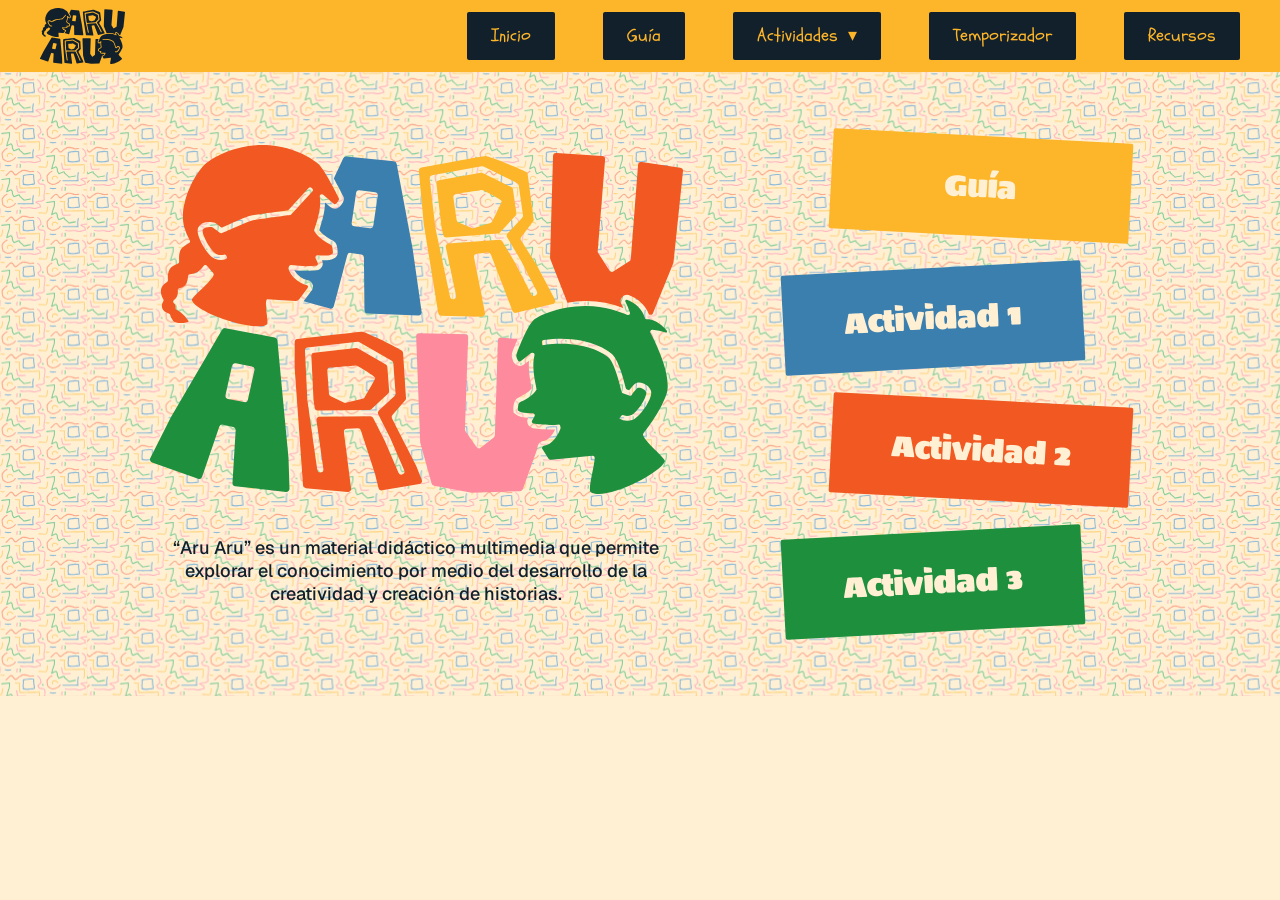
<file: index.html>
<!doctype html>
<html lang="es">
  <head>
    <meta charset="UTF-8" />
    <meta name="viewport" content="width=device-width, initial-scale=1.0" />
    <title>Aru Aru</title>
    <link rel="stylesheet" href="src/style.css" />
    <link rel="icon"type="image/png" href="./src/assets/img/favicon.png">


  </head>
  <body>
    <header>
      <div id="menu"></div>
    </header>
    <main>

<section class="section-patron">
  <div class="container">
    <div class="wrapper wrapper-portada">
    <div class="inicio-portada"> 
      <img class="logo-imagen" src="./src/assets/img/logo-1.svg" alt="Logo">
      <p class="texto-portada">“Aru Aru” es un material didáctico multimedia que permite explorar el conocimiento por medio del desarrollo de la creatividad y creación de historias.</p>
    </div>

    <div class="actividades-container">

      <div class="boton-actividad personajes bg-amarillo">
        <a href="./pages/guia.html">Guía</a>
      </div>
      <div class="boton-actividad tablero bg-azul">
        <a href="./pages/actividad-tablero.html">Actividad 1</a>
      </div>
      <div class="boton-actividad personajes bg-naranja">
        <a href="./pages/actividad-personajes.html">Actividad 2</a>
      </div>
      <div class="boton-actividad historia bg-verde">
        <a href="./pages/actividad-historia.html">Actividad 3</a>
      </div>
    </div>
  </div>
  </div>
  
</section>      
    </main>
    <script type="module" src="src/js/main.js"></script>
  </body>
</html>
</file>
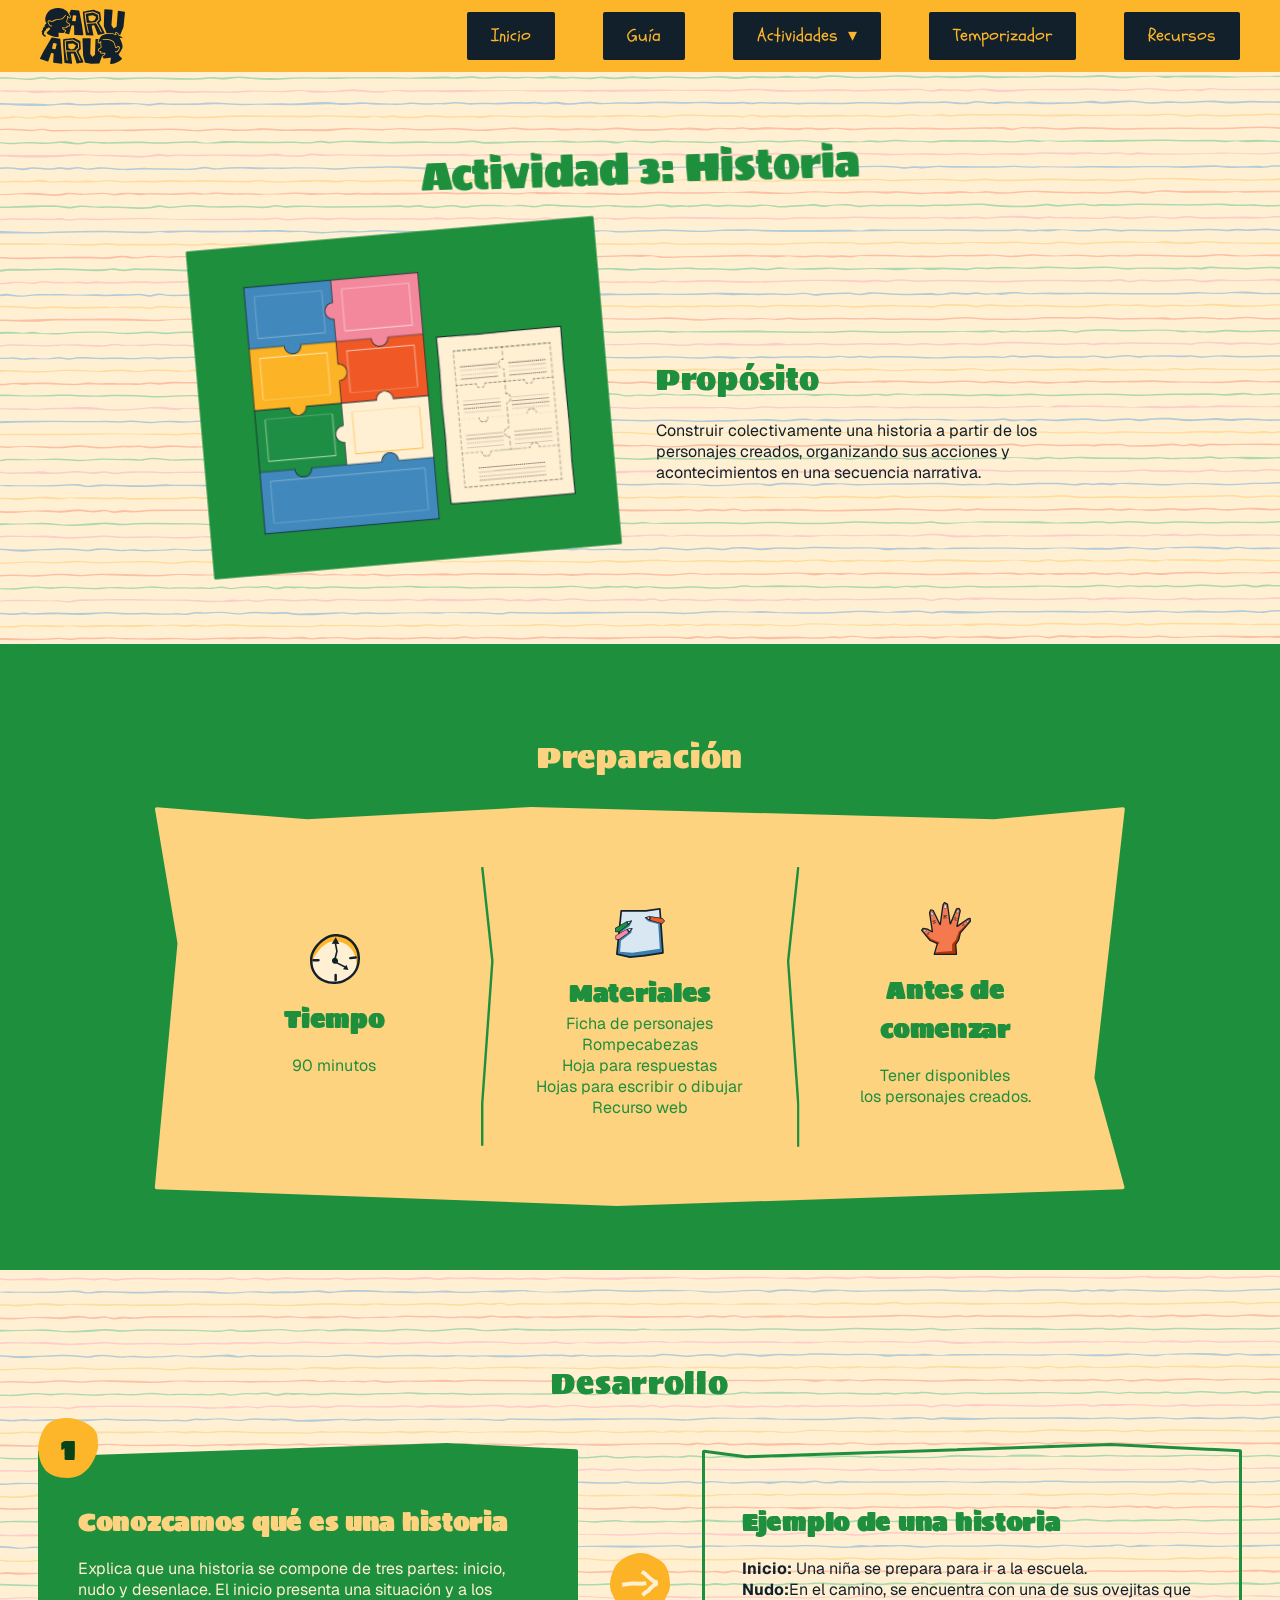
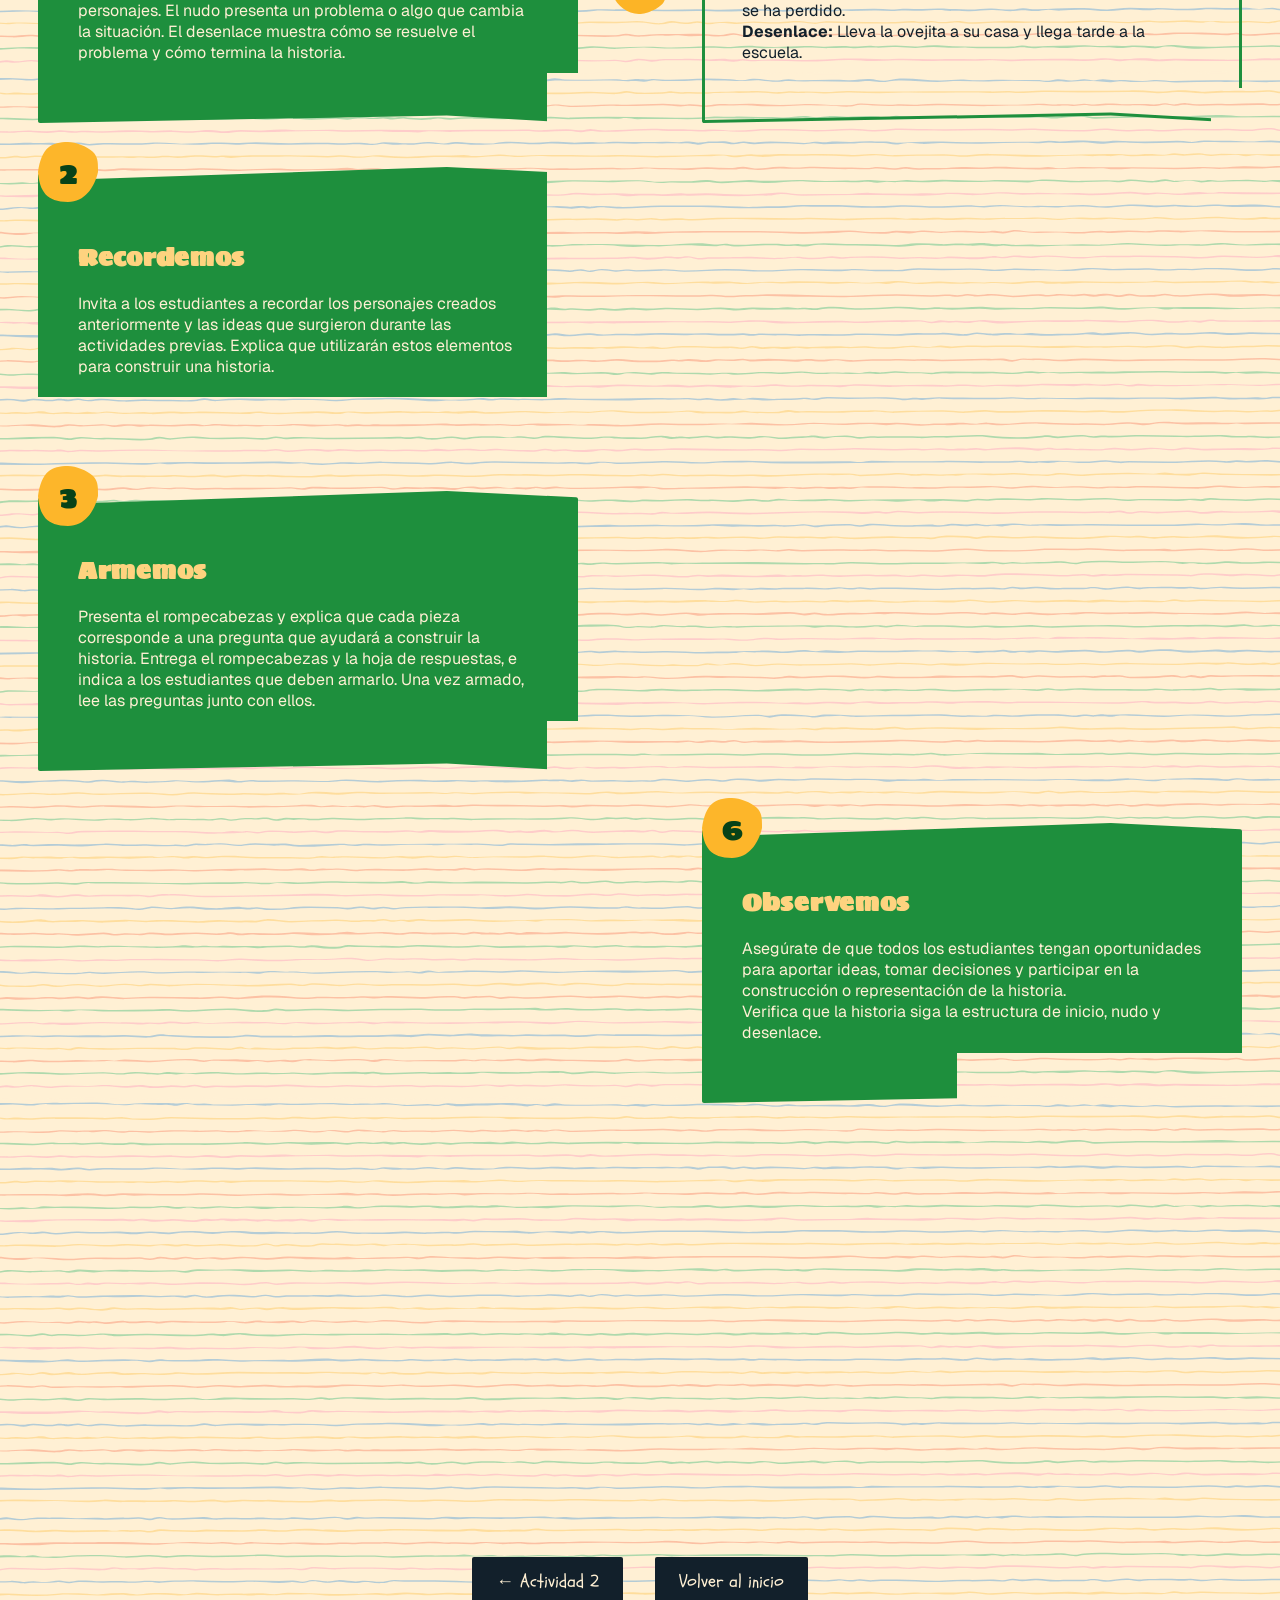
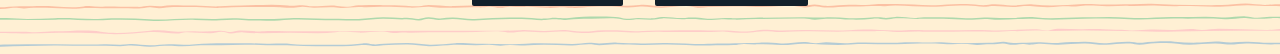
<file: pages/actividad-historia.html>
<!DOCTYPE html>
<html lang="es">
<head>
    <meta charset="UTF-8">
    <meta name="viewport" content="width=device-width, initial-scale=1.0">
    <title>Actividad 3</title>
    <link rel="stylesheet" href="../src/style.css">
    <link rel="icon"type="image/png" href="../src/assets/img/favicon.png">
</head>
<body>
    <header>
      <div id="menu"></div>
    </header>
    <main>
        <section class="section-t">
            <div class="container">
                <h1 class="titulo-actividad t-verde inclinado">Actividad 3: Historia</h1>
          <div class="actividad-intro">
            <div class="actividad-intro-imagen">
              <img src="../src/assets/img/rompecabezas.png" alt="Rompecabezas"/>
            </div>

            <div class="actividad-intro-texto">
              <h2 class="titulo-intro t-verde">Propósito</h2>
              <p>
                Construir colectivamente una historia a partir de los personajes creados,
                organizando sus acciones y acontecimientos en una secuencia narrativa.
              </p>
            </div>
        </div>
    </div>
</section>

<section class="section bg-verde">
    <h2 class="t-amarillo-medio h-center animar-scroll">Preparación</h2> 
  
    <div class="container"> 
      <div class="bloque-forma">   
        <div class="contenido-preparacion">

            <div class="bloque-contenido animar-scroll">
                <div class="bloque-imagen ">
                    <img src="../src/assets/img/reloj.svg" alt="Reloj"/>
                </div>
                <div class="bloque-texto t-verde">
                    <h3>Tiempo</h3>
                    <p>90 minutos</p>
                </div>
            </div>
          
          
     <div class="separador animar-scroll">
    <img 
        src="../src/assets/img/separador-vertical-v.svg" 
        class="separador-vertical"
        alt="separador vertical"
    >

    <img 
        src="../src/assets/img/separador-horizontal-v.svg" 
        class="separador-horizontal"
        alt="separador horizontal">
</div>    

        <div class="bloque-contenido animar-scroll">
                <div class="bloque-imagen ">
                    <img src="../src/assets/img/materiales.svg" alt="Materiales"/>
                </div>
                <div class="bloque-texto t-verde">
                    <h3>Materiales</h3>
                    <ul>
                      <li>Ficha de personajes</li>
                      <li>Rompecabezas</li>
                      <li>Hoja para respuestas</li>
                      <li>Hojas para escribir o dibujar</li>
                      <li>Recurso web</li>
                    </ul>
            </div>
        </div>
 <div class="separador animar-scroll">
    <img 
        src="../src/assets/img/separador-vertical-v.svg" 
        class="separador-vertical" style="transform: scaleX(-1);"
        alt="separador vertical"
    >

    <img 
        src="../src/assets/img/separador-horizontal-v.svg" 
        class="separador-horizontal"
        alt="separador horizontal"
    >
</div> 

        <div class="bloque-contenido animar-scroll">
                <div class="bloque-imagen ">
                    <img src="../src/assets/img/a-comenzar.svg" alt="a-comenzar"/>
                </div>
                <div class="bloque-texto t-verde">
                    <h3>Antes de comenzar</h3>
                    <p>Tener disponibles <br>los personajes creados.</p>
            </div>
        </div>
    </div>   
  </div>
</div>
</section>
<section class="section-t section">
  <div class="container">
    <h2 class=" t-verde h-center animar-scroll">Desarrollo</h2>
    <div class="desarrollo-contenido">
      <div class="desarrollo-bloque-wrapper animar-scroll">
        <div class="numero-paso t-verde-oscuro">1</div>
        <div class="desarrollo-bloque des-historia desv-movil-1">
        <h3 class="t-amarillo-medio">Conozcamos qué es una historia</h3>
        <p class="t-beige">Explica que una historia se compone de tres partes: inicio, nudo y desenlace.
            El inicio presenta una situación y a los personajes. El nudo presenta un problema o algo que cambia la situación.
            El desenlace muestra cómo se resuelve el problema y cómo termina la historia.</p>
      </div>
      </div>
    
      <div class="icono-flecha animar-scroll">
        <img src="../src/assets/img/flecha.svg" alt="flecha"></div>

      <div class="desarrollo-bloque des-border-5 animar-scroll">
        <h3 class="t-verde">Ejemplo de una historia</h3>
        <p><strong>Inicio:</strong>
             Una niña se prepara para ir a la escuela.<br>
            <strong>Nudo:</strong>En el camino, se encuentra con una de sus ovejitas que se ha perdido. <br>
            <strong>Desenlace:</strong> Lleva la ovejita a su casa y llega tarde a la escuela.
        </p>
      </div>
</div>

<div class="desarrollo-contenido">
      <div class="desarrollo-bloque-wrapper animar-scroll">
        <div class="numero-paso t-verde-oscuro">2</div>
        <div class="desarrollo-bloque des-historia desv-movil-2">
        <h3 class="t-amarillo-medio">Recordemos</h3>
        <p class="t-beige">Invita a los estudiantes a recordar los personajes creados anteriormente y las ideas que surgieron durante las actividades previas.
            Explica que utilizarán estos elementos para construir una historia.</p>
      </div>

      </div>
      
    
      <div class="icono-flecha animar-scroll">
        <img src="../src/assets/img/flecha.svg" alt="flecha"></div>

      <div class="desarrollo-bloque des-border-5 animar-scroll">
        <h3 class="t-verde">Preguntas de mediación</h3>
        <ul class="bullet-verde">
            <li>¿Qué personajes creamos?</li>
            <li>¿Qué sabemos sobre ellos?</li>
            <li>¿Qué características tienen?</li>
        </ul>
      </div>
</div>
<div class="desarrollo-contenido dos-columnas">
    <div class="desarrollo-bloque-wrapper animar-scroll">
        <div class="numero-paso t-verde-oscuro">3</div>
        <div class="desarrollo-bloque des-historia desv-movil-3">
        <h3 class="t-amarillo-medio">Armemos</h3>
        <p class="t-beige">Presenta el rompecabezas y explica que cada pieza corresponde a una pregunta que ayudará a construir la historia.
            Entrega el rompecabezas y la hoja de respuestas, e indica a los estudiantes que deben armarlo. Una vez armado, lee las preguntas junto con ellos.</p>
      </div>
    </div>
    <div class="desarrollo-bloque-wrapper animar-scroll">
        <div class="numero-paso t-verde-oscuro">4</div>
        <div class="desarrollo-bloque des-historia">
        <h3 class="t-amarillo-medio">Respondamos</h3>
        <p class="t-beige">Indica que deben escribir sus respuestas y tomar las decisiones en grupo.</p>
      </div>
    </div>

    <div class="desarrollo-bloque-wrapper animar-scroll">
        <div class="numero-paso t-verde-oscuro">5</div>
        <div class="desarrollo-bloque des-historia desv-movil-3">
        <h3 class="t-amarillo-medio">Creemos la historia</h3>
        <p class="t-beige">Proporciona hojas a cada grupo e invita a los estudiantes a representar la historia que construyeron a partir del rompecabezas. Pueden escribir lo que sucede, dibujar las escenas o combinar ambas formas.</p>
      </div>
    </div>
    <div class="desarrollo-bloque-wrapper animar-scroll">
        <div class="numero-paso t-verde-oscuro">6</div>
        <div class="desarrollo-bloque des-historia desv-movil-3">
        <h3 class="t-amarillo-medio">Observemos</h3>
        <p class="t-beige">Asegúrate de que todos los estudiantes tengan oportunidades para aportar ideas, tomar decisiones y participar en la construcción o representación de la historia.<br>
            Verifica que la historia siga la estructura de inicio, nudo y desenlace.</p>
      </div>
    </div>
    <div class="desarrollo-bloque-wrapper animar-scroll">
        <div class="numero-paso t-verde-oscuro">7</div>
        <div class="desarrollo-bloque des-historia">
        <h3 class="t-amarillo-medio">Compartamos</h3>
        <p class="t-beige">
            Cada grupo presenta su historia a la clase mediante una de estas opciones:</p>
            <li class="bullet-beige t-beige">
                <ul>Mostrar sus dibujos y exponer la historia.</ul>
                <ul>Hacer una dramatización.</ul>
                <ul>Leer la historia.</ul>
            </li>
            
      </div>
    </div>
    </div>
</div>
</section>
<section class="navegacion-actividad section-t">
    <div class="container animar-scroll image-scroll">
        <a href="./actividad-personajes.html" class="btn-navegacion">
            ← Actividad 2
        </a>

        <a href="../index.html" class="btn-navegacion">
            Volver al inicio
        </a>
    </div>
</section>

    </main>
    <script type="module" src="../src/js/main.js"></script>    
</body>
</html>
</file>
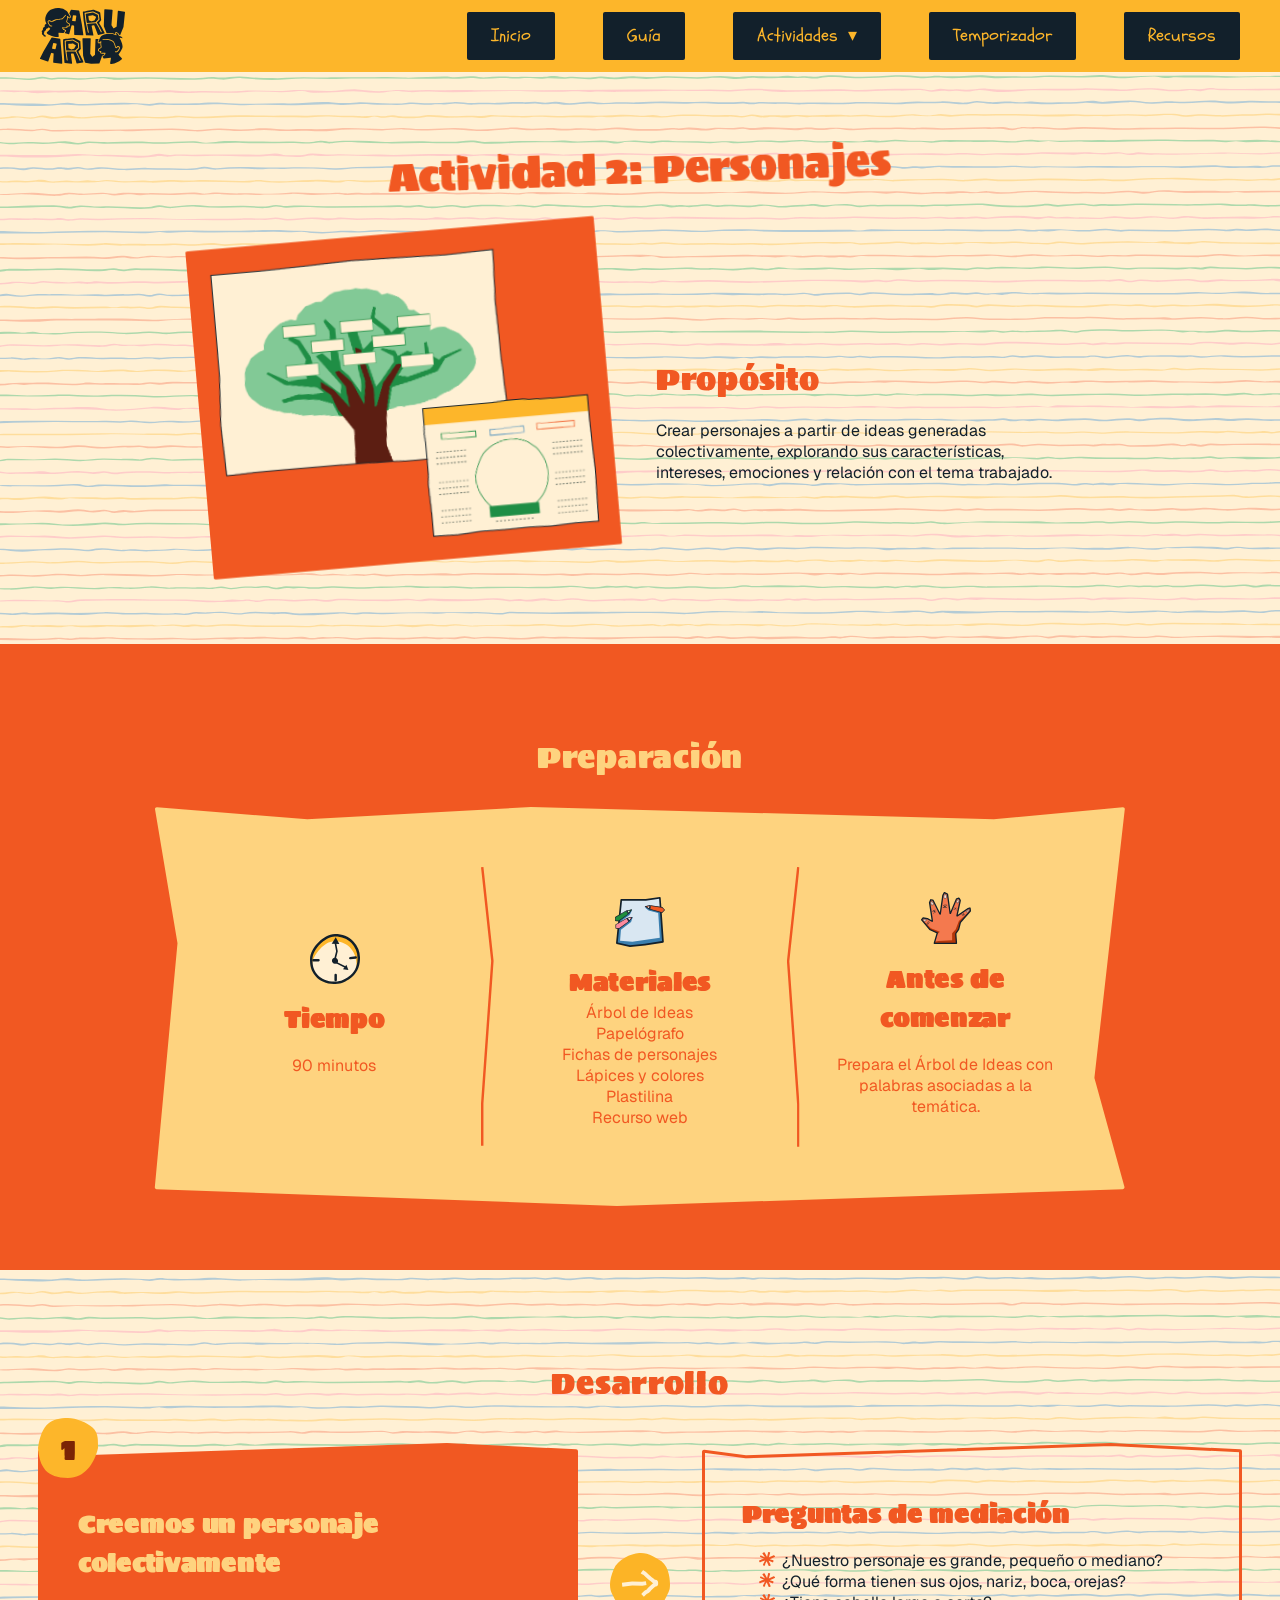
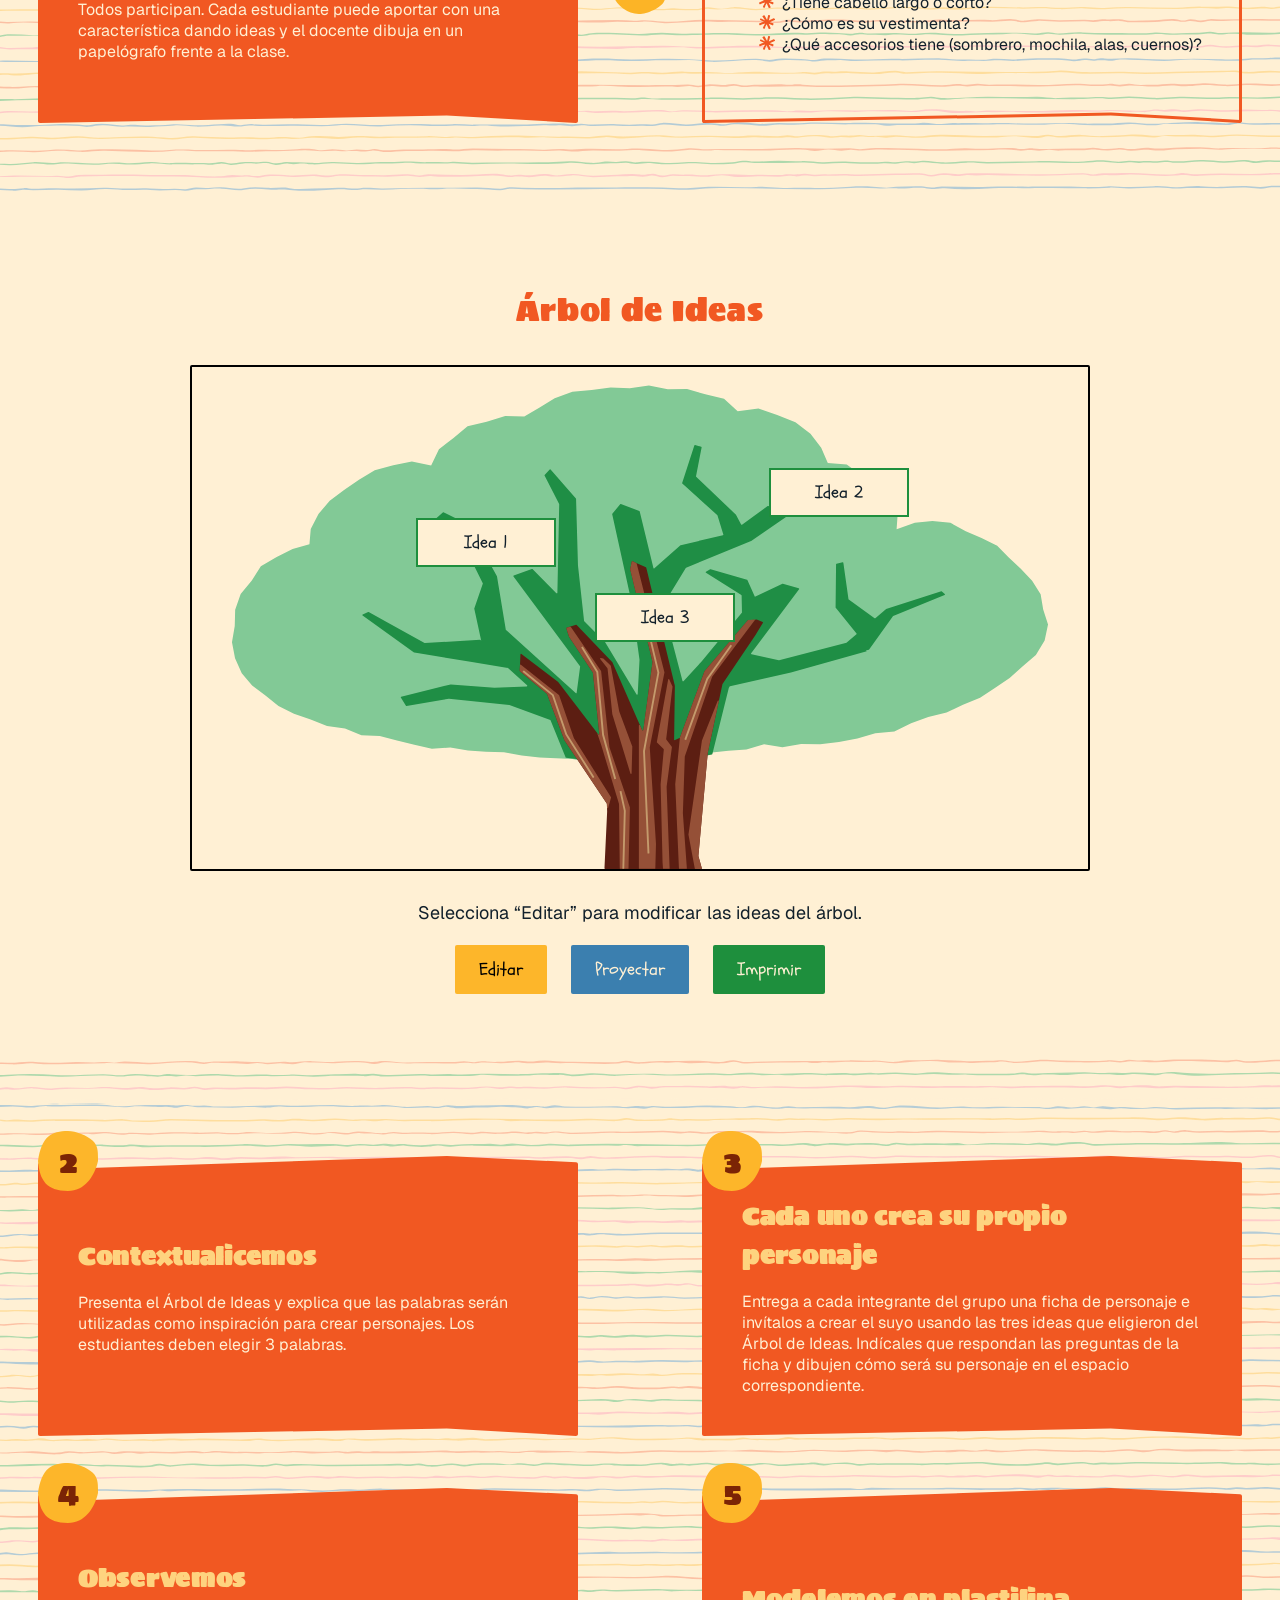
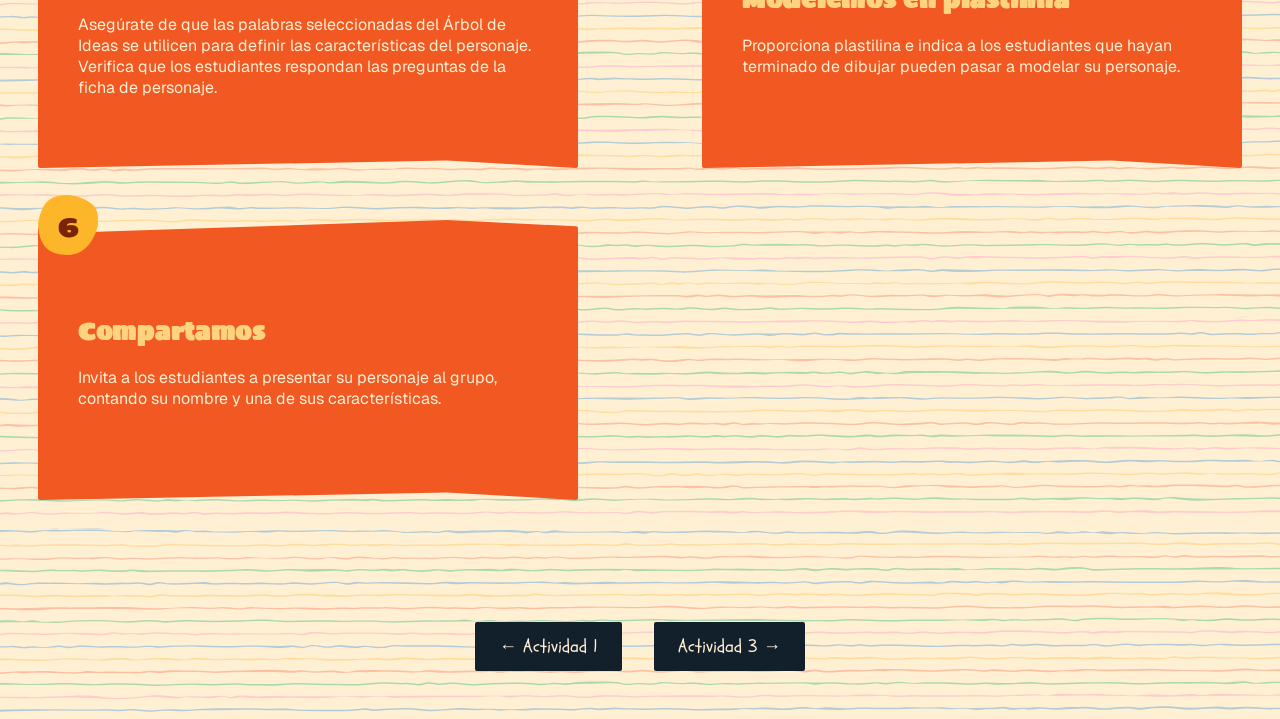
<file: pages/actividad-personajes.html>
<!DOCTYPE html>
<html lang="es">
<head>
    <meta charset="UTF-8">
    <meta name="viewport" content="width=device-width, initial-scale=1.0">
    <title>Actividad 2</title>
    <link rel="stylesheet" href="../src/style.css">
    <link rel="icon"type="image/png" href="../src/assets/img/favicon.png">

</head>
<body>
    <header>
      <div id="menu"></div>
    </header>
    <main>
        <section class="section-t">
        <div class="container">
          <h1 class="titulo-actividad t-naranja inclinado">
            Actividad 2: Personajes</h1>

          <div class="actividad-intro">
            <div class="actividad-intro-imagen">
              <img src="../src/assets/img/personajes.png" alt="Personajes"/>
            </div>

            <div class="actividad-intro-texto">
              <h2 class="titulo-intro t-naranja">Propósito</h2>
              <p>
                Crear personajes a partir de ideas generadas colectivamente, explorando sus características, intereses,
                emociones y relación con el tema trabajado.
              </p>
            </div>

            </div>
        </div>
</section>

<section class="section bg-naranja">
    <h2 class="t-amarillo-medio h-center animar-scroll">Preparación</h2> 
  
    <div class="container"> 
      <div class="bloque-forma">   
        <div class="contenido-preparacion">

            <div class="bloque-contenido animar-scroll">
                <div class="bloque-imagen ">
                    <img src="../src/assets/img/reloj.svg" alt="Reloj"/>
                </div>
                <div class="bloque-texto t-naranja">
                    <h3>Tiempo</h3>
                    <p>90 minutos</p>
                </div>
            </div>
          
          
     <div class="separador  animar-scroll">
    <img 
        src="../src/assets/img/separador-vertical-n.svg" 
        class="separador-vertical"
        alt="separador vertical"
    >

    <img 
        src="../src/assets/img/separador-horizontal-n.svg" 
        class="separador-horizontal"
        alt="separador horizontal"
    >
</div>    

        <div class="bloque-contenido  animar-scroll">
                <div class="bloque-imagen ">
                    <img src="../src/assets/img/materiales.svg" alt="Materiales"/>
                </div>
                <div class="bloque-texto t-naranja">
                    <h3>Materiales</h3>

                    <ul>
                      <li>Árbol de Ideas</li>
                      <li>Papelógrafo</li>
                      <li>Fichas de personajes</li>
                      <li>Lápices y colores</li>
                      <li>Plastilina</li>
                      <li>Recurso web</li>
                    </ul>
            </div>
        </div>
 <div class="separador animar-scroll">
    <img 
        src="../src/assets/img/separador-vertical-n.svg" 
        class="separador-vertical" style="transform: scaleX(-1);"
        alt="separador vertical"
    >

    <img 
        src="../src/assets/img/separador-horizontal-n.svg" 
        class="separador-horizontal"
        alt="separador horizontal"
    >
</div> 

        <div class="bloque-contenido  animar-scroll">
                <div class="bloque-imagen ">
                    <img src="../src/assets/img/a-comenzar.svg" alt="a-comenzar"/>
                </div>
                <div class="bloque-texto t-naranja">
                    <h3>Antes de comenzar</h3>
                    <p>Prepara el Árbol de Ideas con palabras asociadas a la temática.</p>
            </div>
        </div>
    </div>   
  </div>
</div>
</section>

<section class="section-t section">
  <div class="container">
    <h2 class=" t-naranja h-center animar-scroll">Desarrollo</h2>
    <div class="desarrollo-contenido">
      <div class="desarrollo-bloque-wrapper animar-scroll">
        <div class="numero-paso t-naranja-oscuro">1</div>
        <div class="desarrollo-bloque des-personajes">
        <h3 class="t-amarillo-medio">Creemos un personaje colectivamente</h3>
        <p class="t-beige">Todos participan.
            Cada estudiante puede aportar con una característica dando ideas y el docente dibuja en un papelógrafo frente a la clase.</p>
      </div>

      </div>
      
    
      <div class="icono-flecha animar-scroll">
        <img src="../src/assets/img/flecha.svg" alt="flecha"></div>

      <div class="desarrollo-bloque des-border-4 animar-scroll">
        <h3 class="t-naranja movil-pregunta">Preguntas de mediación</h3>
        <ul class="bullet-naranja">
          <li>¿Nuestro personaje es grande, pequeño o mediano?</li>
          <li>¿Qué forma tienen sus ojos, nariz, boca, orejas?</li>
          <li>¿Tiene cabello largo o corto?</li>
          <li>¿Cómo es su vestimenta?</li>
          <li>¿Qué accesorios tiene (sombrero, mochila, alas, cuernos)?</li>
        </ul>
      </div>

    </div>
  </div>
</section>

<section class="section arbol-section">
    <div class="container">

        <h2 class="t-naranja animar-scroll image-scroll">Árbol de Ideas</h2>
        <div class="arbol-contenedor animar-scroll image-scroll">
          <img class="arbol-fondo-impresion" src="../src/assets/img/arbol-white.svg">
          <button id="btn-salir-proyeccion-arbol" class="btn-salir-proyeccion">
          <img
            src="../src/assets/img/cerrar-rojo.svg"
            alt="Salir de proyección"
          />
        </button>
          <div class="arbol-ideas">

    <div class="idea-wrapper">
       <span class="icono-mover"></span>
        <input 
            type="text" 
            class="idea" 
            value="Idea 1" 
            readonly
        >
        <input 
            type="checkbox" 
            class="idea-checkbox"
        >
    </div>

    <div class="idea-wrapper">
       <span class="icono-mover"></span>
        <input 
            type="text" 
            class="idea" 
            value="Idea 2" 
            readonly
        >
        <input 
            type="checkbox" 
            class="idea-checkbox"
        >
    </div>

    <div class="idea-wrapper">
       <span class="icono-mover"></span>
        <input 
            type="text" 
            class="idea" 
            value="Idea 3" 
            readonly
        >
        <input 
            type="checkbox" 
            class="idea-checkbox"
        >
    </div>
  </div>
</div>


         <div class="arbol-instruccion animar-scroll" id="arbol-instruccion">
    Selecciona “Editar” para modificar las ideas del árbol.
</div>

        <div class="arbol-botones animar-scroll image-scroll">

            <!-- Modo normal -->
            <button id="btn-editar-arbol">Editar</button>
            <button id="btn-proyectar-arbol">Proyectar</button>
            <button id="btn-imprimir-arbol">Imprimir</button>

            <!-- Modo edición -->
            <button id="btn-agregar-arbol">Agregar</button>
            <button id="btn-eliminar-arbol">Eliminar</button>
            <button id="btn-guardar-arbol">Guardar</button>
            <button id="btn-cancelar-arbol">Cancelar</button>

        </div>

    </div>
</section>

<section class="section-t">
    <div class="container">
    <div class="desarrollo-contenido dos-columnas">
      <div class="desarrollo-bloque-wrapper animar-scroll">
        <div class="numero-paso t-naranja-oscuro">2</div>
        <div class="desarrollo-bloque des-personajes desn-movil-2">
          <h3 class="t-amarillo-medio">Contextualicemos</h3>
          <p class="t-beige">Presenta el Árbol de Ideas y explica que las palabras serán utilizadas como inspiración para crear personajes.
            Los estudiantes deben elegir 3 palabras.</p>
        </div>
      </div>

      <div class="desarrollo-bloque-wrapper animar-scroll">
        <div class="numero-paso t-naranja-oscuro">3</div>
        <div class="desarrollo-bloque des-personajes desn-movil-3">
          <h3 class="t-amarillo-medio movil-pregunta">Cada uno crea su propio personaje</h3>
          <p class="t-beige">Entrega a cada integrante del grupo una ficha de personaje e invítalos a crear el suyo usando las tres ideas que eligieron del Árbol de Ideas.
            Indícales que respondan las preguntas de la ficha y dibujen cómo será su personaje en el espacio correspondiente.</p>
        </div>
      </div>

      <div class="desarrollo-bloque-wrapper animar-scroll">
        <div class="numero-paso t-naranja-oscuro">4</div>
        <div class="desarrollo-bloque des-personajes">
          <h3 class="t-amarillo-medio movil-pregunta">Observemos</h3>
          <p class="t-beige">Asegúrate de que las palabras seleccionadas del Árbol de Ideas se utilicen para definir las características del personaje.
            Verifica que los estudiantes respondan las preguntas de la ficha de personaje.</p>
        </div>
      </div>

      <div class="desarrollo-bloque-wrapper animar-scroll">
        <div class="numero-paso t-naranja-oscuro">5</div>
        <div class="desarrollo-bloque des-personajes">
          <h3 class="t-amarillo-medio">Modelemos en plastilina</h3>
          <p class="t-beige">Proporciona plastilina e indica a los estudiantes que hayan terminado de dibujar pueden pasar a modelar su personaje.</p>
        </div>
      </div>
    <div class="desarrollo-bloque-wrapper animar-scroll">
        <div class="numero-paso t-naranja-oscuro">6</div>
        <div class="desarrollo-bloque des-personajes">
          <h3 class="t-amarillo-medio">Compartamos</h3>
          <p class="t-beige">Invita a los estudiantes a presentar su personaje al grupo, contando su nombre y una de sus características.</p>
        </div>
      </div>
</section>
<section class="navegacion-actividad section-t">
    <div class="container animar-scroll image-scroll">
        <a href="./actividad-tablero.html" class="btn-navegacion">
            ← Actividad 1
        </a>

        <a href="./actividad-historia.html" class="btn-navegacion">
            Actividad 3 →
        </a>
    </div>
</section>
    </main>
        <script type="module" src="../src/js/main.js"></script>
</body>
</html>
</file>
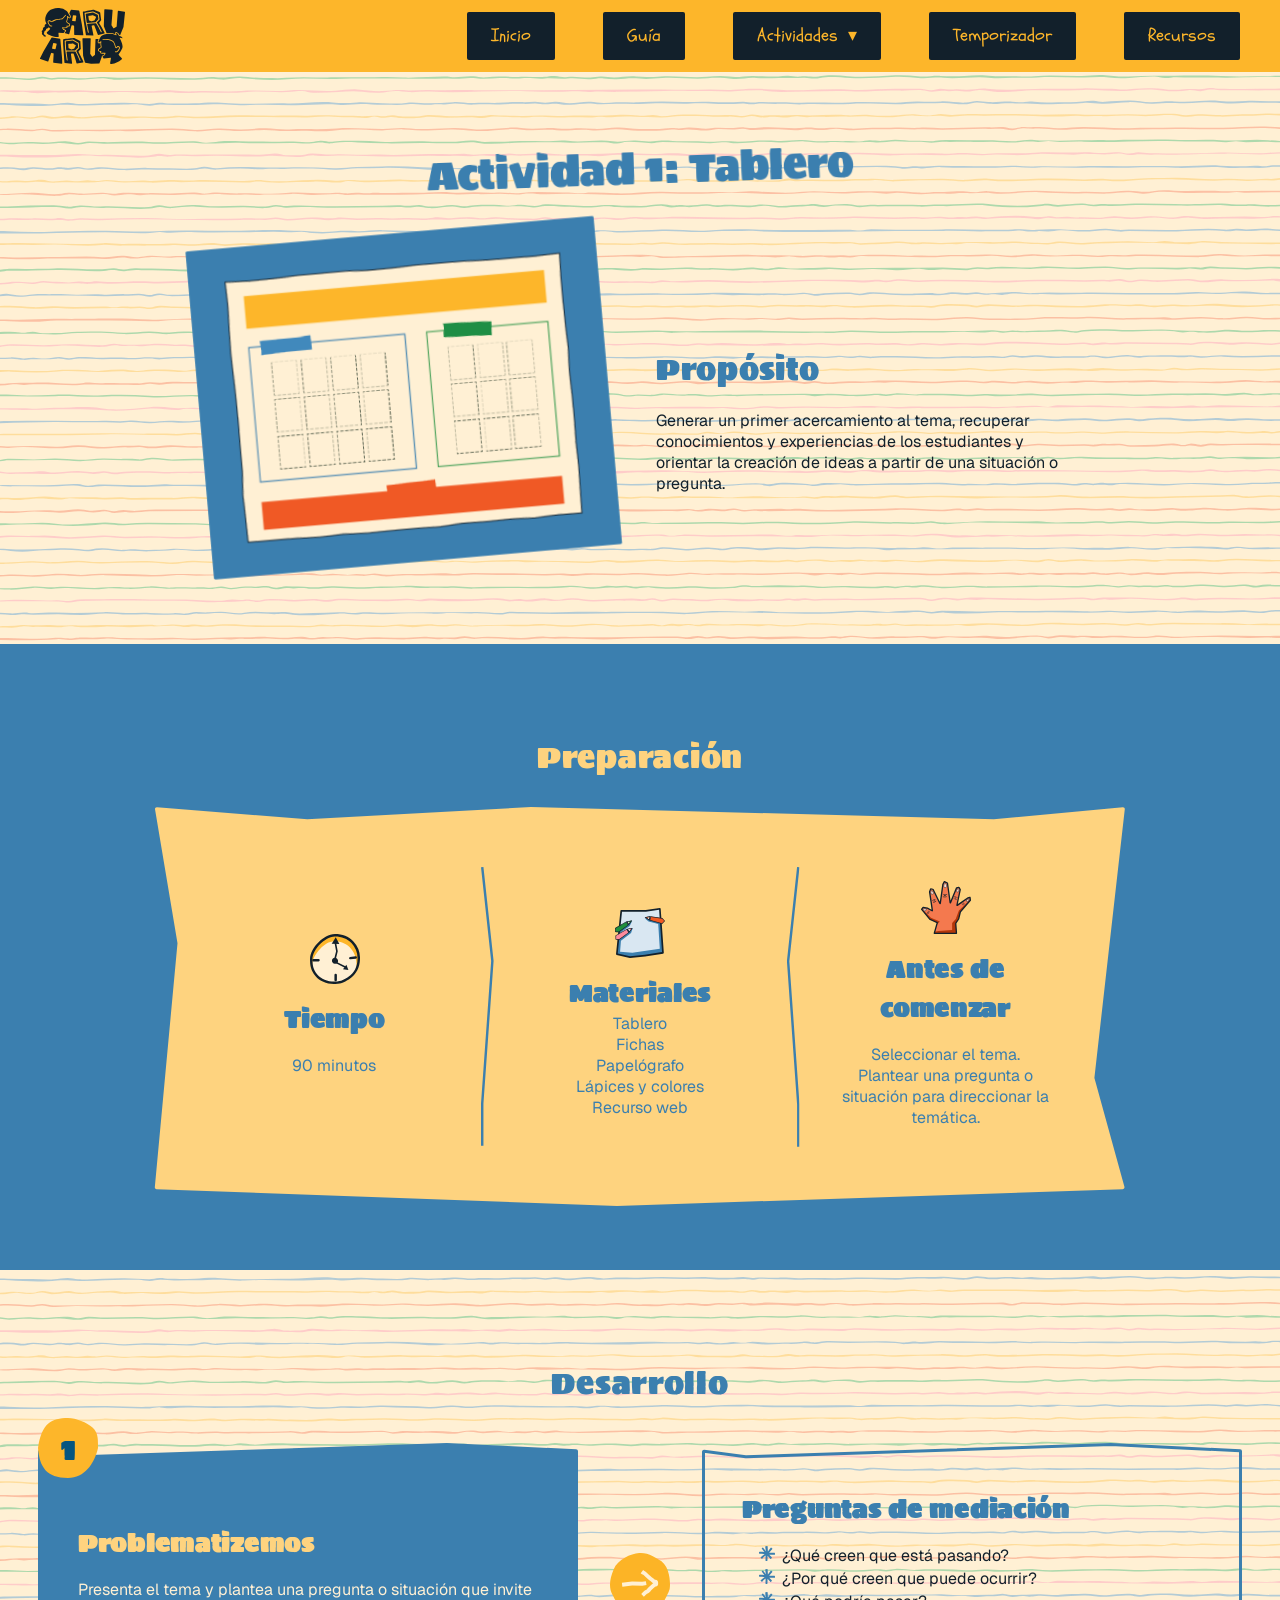
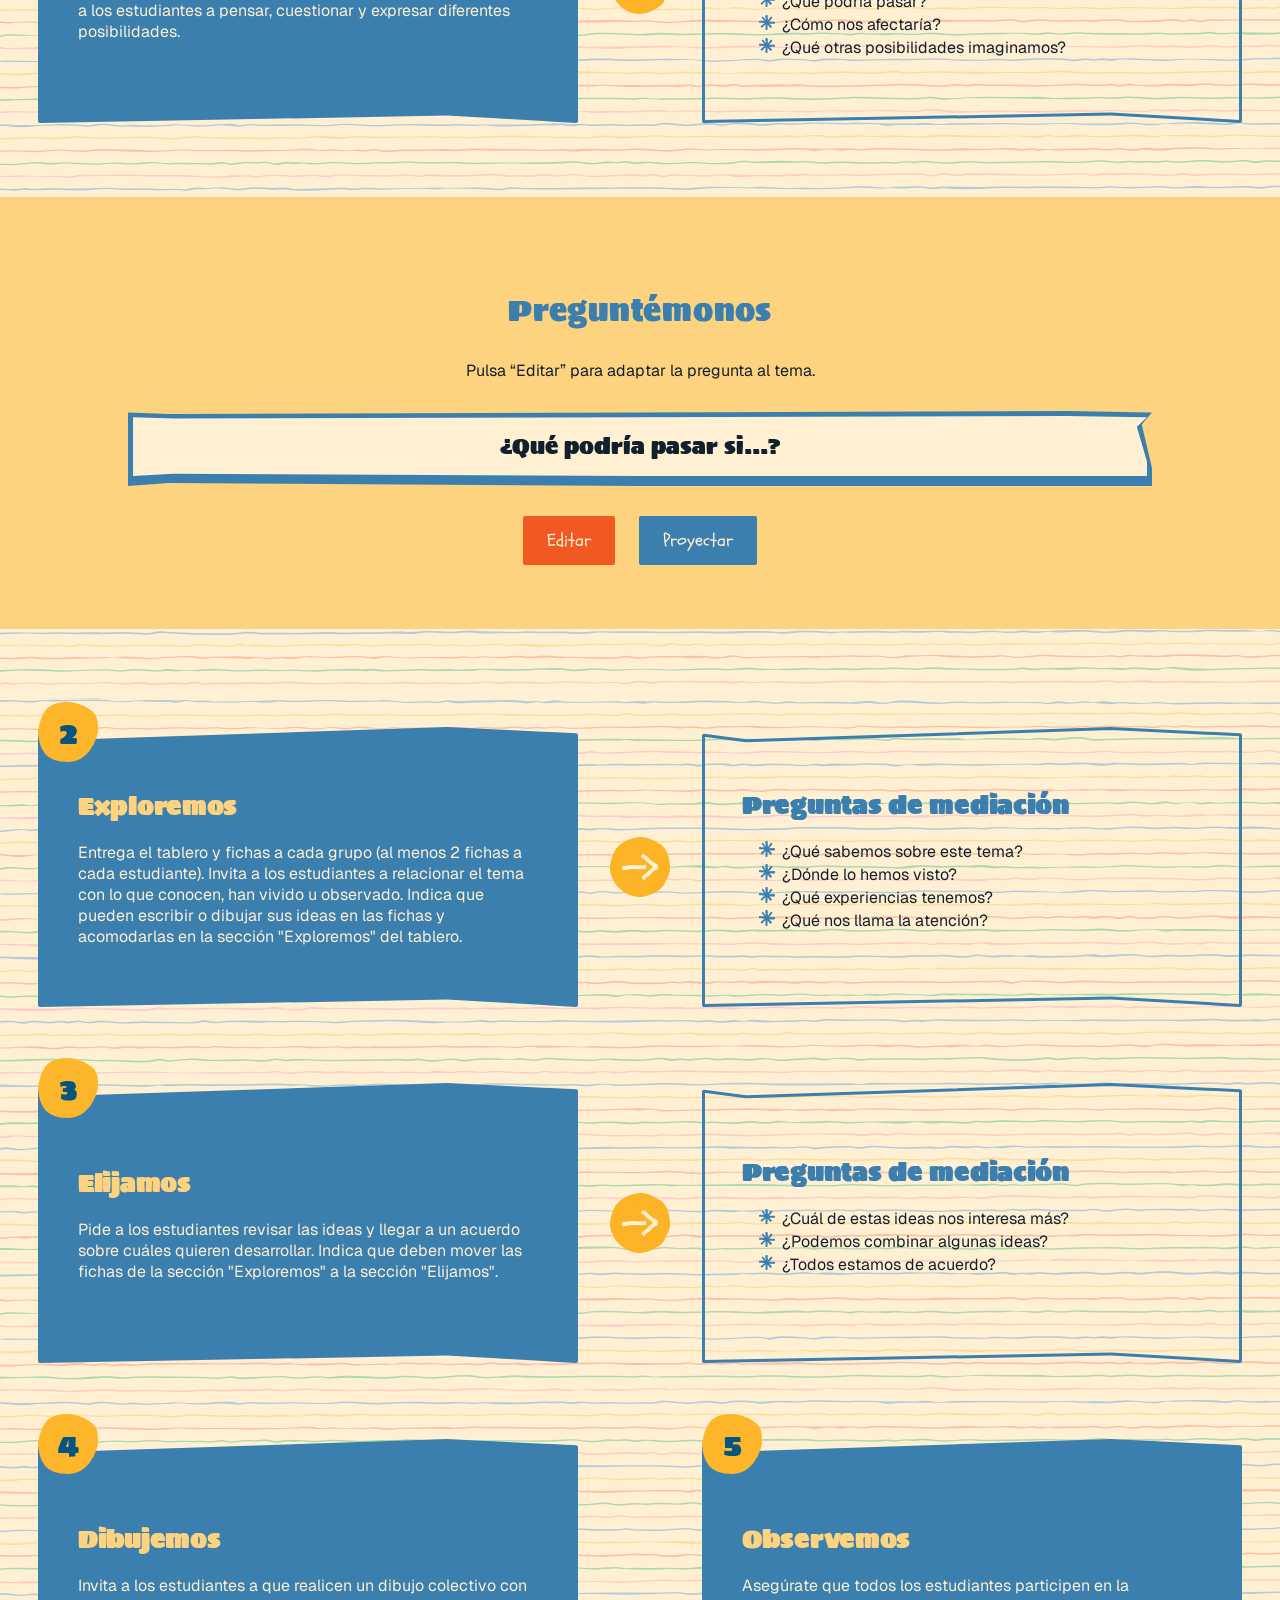
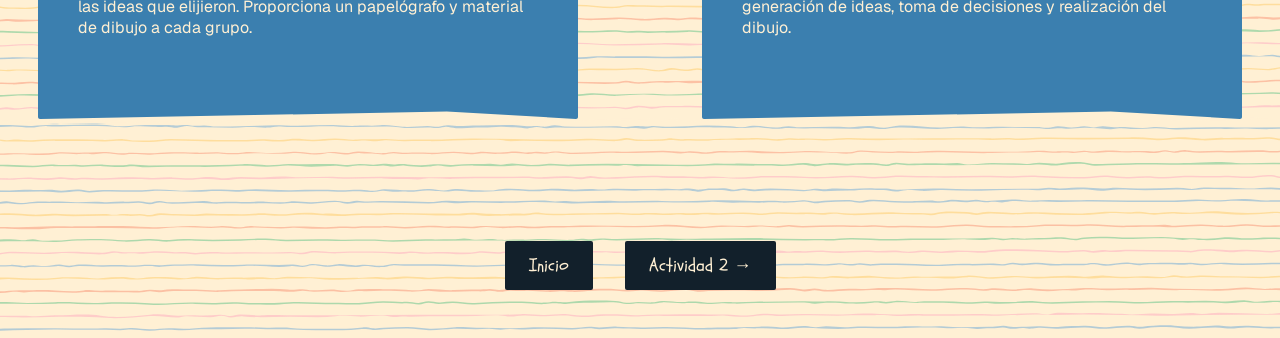
<file: pages/actividad-tablero.html>
<!doctype html>
<html lang="es">
  <head>
    <meta charset="UTF-8" />
    <meta name="viewport" content="width=device-width, initial-scale=1.0" />
    <title>Actividad 1</title>
    <link rel="stylesheet" href="../src/style.css" />
    <link rel="icon"type="image/png" href="../src/assets/img/favicon.png">

  </head>
  <body>
    <header>
      <div id="menu"></div>
    </header>
    <main>
      <section class="section-t">
        <div class="container">
          <h1 class="titulo-actividad t-azul inclinado">
            Actividad 1: Tablero
          </h1>

          <div class="actividad-intro">
            <div class="actividad-intro-imagen">
              <img src="../src/assets/img/tablero.png" alt="Tablero" />
            </div>

            <div class="actividad-intro-texto">
              <h2 class="titulo-intro t-azul">Propósito</h2>
              <p>
                Generar un primer acercamiento al tema, recuperar conocimientos
                y experiencias de los estudiantes y orientar la creación de
                ideas a partir de una situación o pregunta.
              </p>
            </div>
          </div>
        </div>
      </section>

      <section class="section bg-azul">
        <h2 class="t-amarillo-medio h-center animar-scroll">Preparación</h2>

        <div class="container">
          <div class="bloque-forma">
            <div class="contenido-preparacion">
              <div class="bloque-contenido t-azul animar-scroll">
                <div class="bloque-imagen">
                  <img src="../src/assets/img/reloj.svg" alt="Reloj" />
                </div>
                <div class="bloque-texto">
                  <h3>Tiempo</h3>
                  <p>90 minutos</p>
                </div>
              </div>

              <div class="separador animar-scroll">
                <img
                  src="../src/assets/img/separador-vertical.svg"
                  class="separador-vertical"
                  alt="separador vertical"
                />

                <img
                  src="../src/assets/img/separador-horizontal.svg"
                  class="separador-horizontal"
                  alt="separador horizontal"
                />
              </div>

              <div class="bloque-contenido t-azul animar-scroll">
                <div class="bloque-imagen">
                  <img
                    src="../src/assets/img/materiales.svg"
                    alt="Materiales"
                  />
                </div>
                <div class="bloque-texto">
                  <h3>Materiales</h3>
                  <ul>
                    <li>Tablero</li>
                    <li>Fichas</li>
                    <li>Papelógrafo</li>
                    <li>Lápices y colores</li>
                    <li>Recurso web</li>
                  </ul>
                </div>
              </div>
              <div class="separador animar-scroll">
                <img
                  src="../src/assets/img/separador-vertical.svg"
                  class="separador-vertical"
                  style="transform: scaleX(-1)"
                  alt="separador vertical"
                />

                <img
                  src="../src/assets/img/separador-horizontal.svg"
                  class="separador-horizontal"
                  alt="separador horizontal"
                />
              </div>

              <div class="bloque-contenido t-azul animar-scroll">
                <div class="bloque-imagen">
                  <img
                    src="../src/assets/img/a-comenzar.svg"
                    alt="a-comenzar"
                  />
                </div>
                <div class="bloque-texto">
                  <h3>Antes de comenzar</h3>
                  <p>
                    Seleccionar el tema.<br />
                    Plantear una pregunta o situación para direccionar la
                    temática.
                  </p>
                </div>
              </div>
            </div>
          </div>
        </div>
      </section>

      <section class="section-t section">
        <div class="container">
          <h2 class="t-azul h-center animar-scroll">Desarrollo</h2>

          <div class="desarrollo-contenido">
            <div class="desarrollo-bloque-wrapper animar-scroll">
              <div class="numero-paso t-azul-oscuro">1</div>
              <div class="desarrollo-bloque des-tablero">
                <h3 class="t-amarillo-medio">Problematizemos</h3>
                <p class="t-beige">
                  Presenta el tema y plantea una pregunta o situación que invite
                  a los estudiantes a pensar, cuestionar y expresar diferentes
                  posibilidades.
                </p>
              </div>
            </div>

            <div class="icono-flecha animar-scroll">
              <img src="../src/assets/img/flecha.svg" alt="flecha" />
            </div>

            <div class="desarrollo-bloque des-border animar-scroll">
              <h3 class="t-azul movil-pregunta">Preguntas de mediación</h3>
              <ul class="bullet-azul">
                <li>¿Qué creen que está pasando?</li>
                <li>¿Por qué creen que puede ocurrir?</li>
                <li>¿Qué podría pasar?</li>
                <li>¿Cómo nos afectaría?</li>
                <li>¿Qué otras posibilidades imaginamos?</li>
              </ul>
            </div>
          </div>
        </div>
      </section>

      <section class="section pregunta-section bg-amarillo-medio">
        <button id="btn-salir-proyeccion" class="btn-salir-proyeccion">
          <img
            src="../src/assets/img/cerrar-rojo.svg"
            alt="Salir de proyección"
          />
        </button>
        <div class="container">
          <h2 class="t-azul animar-scroll image-scroll">Preguntémonos</h2>
          <p
            id="pregunta-instruccion"
            class="pregunta-instruccion animar-scroll"
          >
            Pulsa “Editar” para adaptar la pregunta al tema.
          </p>
          <div class="pregunta-forma animar-scroll image-scroll">
            <textarea id="pregunta-input" rows="1" readonly>¿Qué podría pasar si...?</textarea>
          </div>

          <div class="pregunta-botones animar-scroll image-scroll">
            <button id="btn-accion">Editar</button>
            <button id="btn-secundario">Proyectar</button>
          </div>
        </div>
      </section>

      <section class="section-t">
        <div class="container">
          <div class="main-container">
            <div class="desarrollo-contenido">
              <div class="desarrollo-bloque-wrapper animar-scroll">
                <div class="numero-paso t-azul-oscuro">2</div>
                <div class="desarrollo-bloque des-tablero desa-movil-2">
                  <h3 class="t-amarillo-medio">Exploremos</h3>
                  <p class="t-beige">
                    Entrega el tablero y fichas a cada grupo (al menos 2 fichas a cada estudiante). Invita a los
                    estudiantes a relacionar el tema con lo que conocen, han
                    vivido u observado. Indica que pueden escribir o dibujar sus
                    ideas en las fichas y acomodarlas en la sección "Exploremos"
                    del tablero.
                  </p>
                </div>
              </div>
              <div class="icono-flecha animar-scroll">
                <img src="../src/assets/img/flecha.svg" alt="flecha" />
              </div>

              <div class="desarrollo-bloque des-border animar-scroll">
                <h3 class="t-azul">Preguntas de mediación</h3>
                <ul class="bullet-azul">
                  <li>¿Qué sabemos sobre este tema?</li>
                  <li>¿Dónde lo hemos visto?</li>
                  <li>¿Qué experiencias tenemos?</li>
                  <li>¿Qué nos llama la atención?</li>
                </ul>
              </div>
            </div>
            <div class="desarrollo-contenido">
              <div class="desarrollo-bloque-wrapper animar-scroll">
                <div class="numero-paso t-azul-oscuro">3</div>
                <div class="desarrollo-bloque des-tablero">
                  <h3 class="t-amarillo-medio">Elijamos</h3>
                  <p class="t-beige">
                    Pide a los estudiantes revisar las ideas y llegar a un
                    acuerdo sobre cuáles quieren desarrollar. Indica que deben
                    mover las fichas de la sección "Exploremos" a la sección
                    "Elijamos".
                  </p>
                </div>
              </div>
              <div class="icono-flecha animar-scroll">
                <img src="../src/assets/img/flecha.svg" alt="flecha" />
              </div>

              <div class="desarrollo-bloque des-border animar-scroll">
                <h3 class="t-azul movil-pregunta">Preguntas de mediación</h3>
                <ul class="bullet-azul">
                  <li>¿Cuál de estas ideas nos interesa más?</li>
                  <li>¿Podemos combinar algunas ideas?</li>
                  <li>¿Todos estamos de acuerdo?</li>
                </ul>
              </div>
            </div>

            <div class="desarrollo-contenido dos-columnas">
              <div class="desarrollo-bloque-wrapper animar-scroll">
                <div class="numero-paso t-azul-oscuro">4</div>
                <div class="desarrollo-bloque des-tablero">
                  <h3 class="t-amarillo-medio">Dibujemos</h3>
                  <p class="t-beige">
                    Invita a los estudiantes a que realicen un dibujo colectivo
                    con las ideas que elijieron. Proporciona un papelógrafo y
                    material de dibujo a cada grupo.
                  </p>
                </div>
              </div>

              <div class="desarrollo-bloque-wrapper animar-scroll">
                <div class="numero-paso t-azul-oscuro">5</div>
                <div class="desarrollo-bloque des-tablero">
                  <h3 class="t-amarillo-medio">Observemos</h3>
                  <p class="t-beige">
                    Asegúrate que todos los estudiantes participen en la
                    generación de ideas, toma de decisiones y realización del
                    dibujo.
                  </p>
                </div>
              </div>
            </div>
          </div>
        </div>
      </section>

      <section class="navegacion-actividad section-t">
        <div class="container animar-scroll image-scroll">
          <a href="../index.html" class="btn-navegacion"> Inicio </a>

          <a href="./actividad-personajes.html" class="btn-navegacion">
            Actividad 2 →
          </a>
        </div>
      </section>

    </main>
    <script type="module" src="../src/js/main.js"></script>
  </body>
</html>
</file>
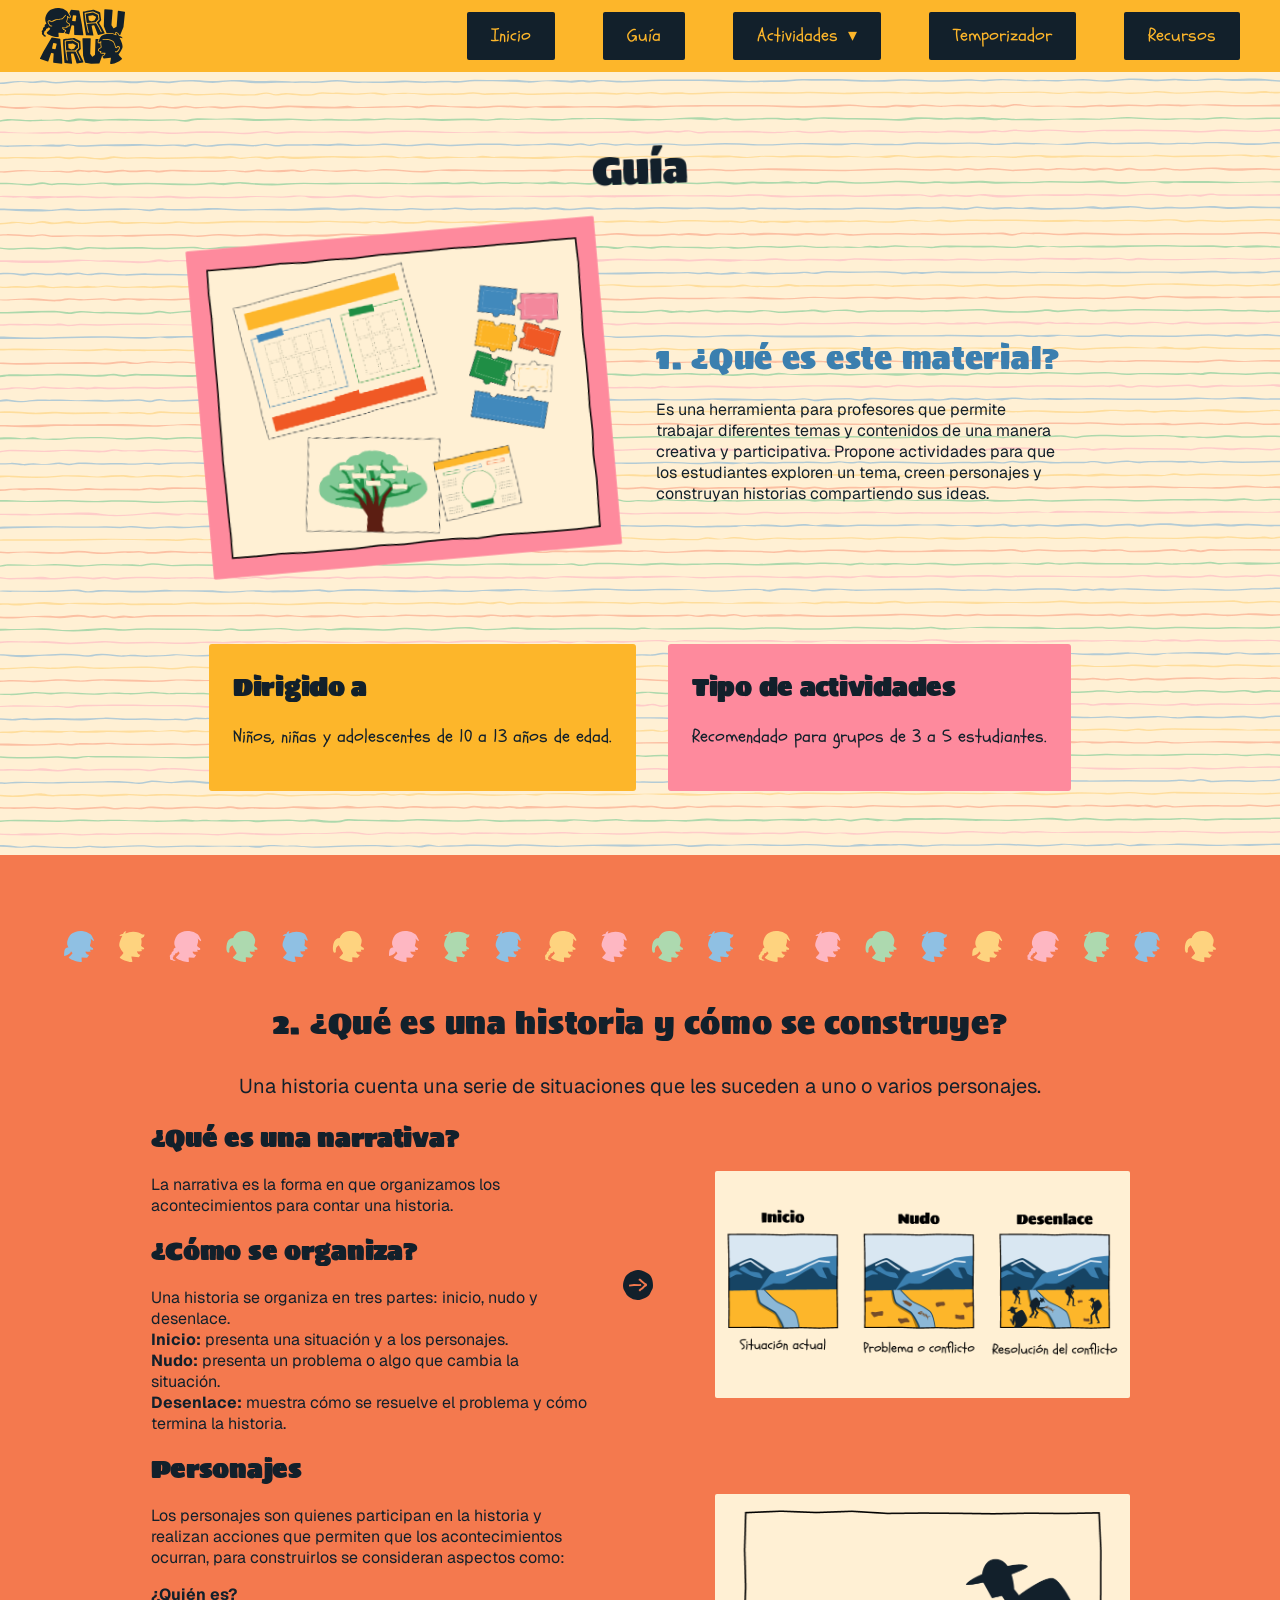
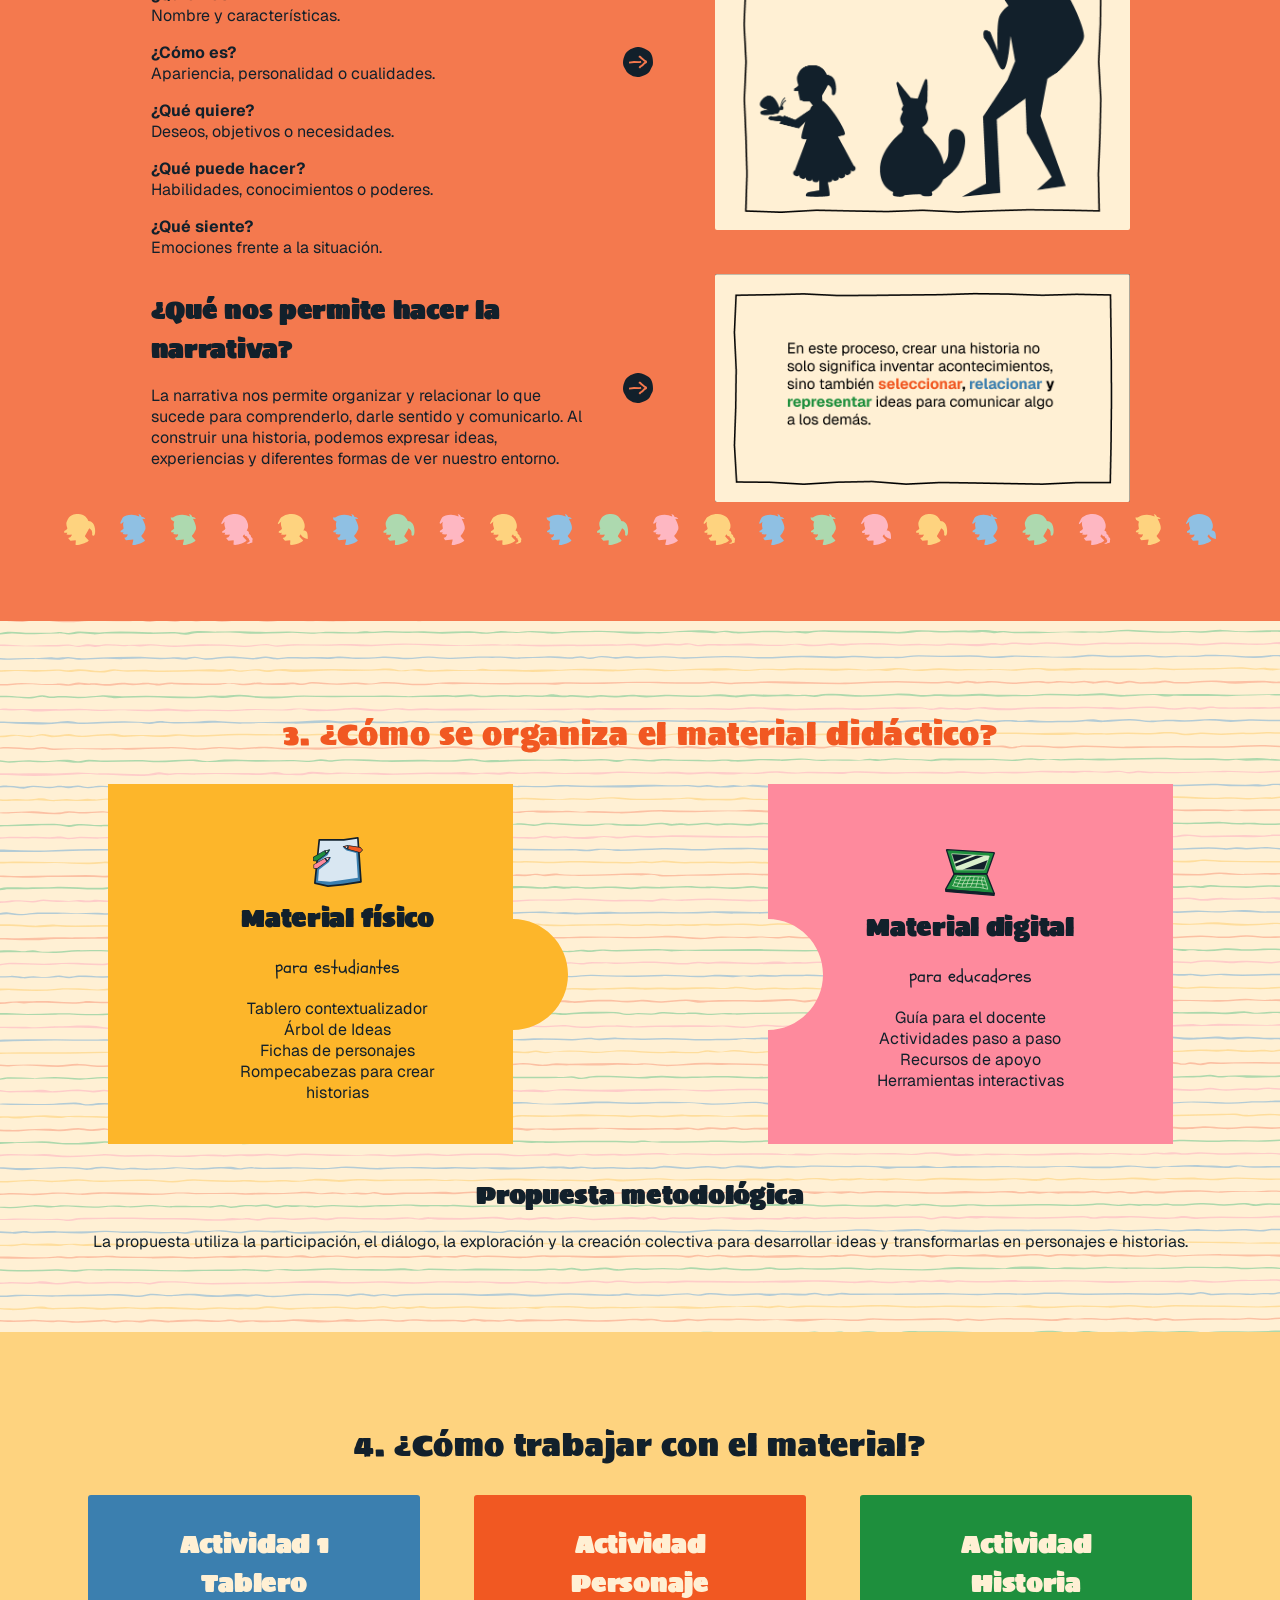
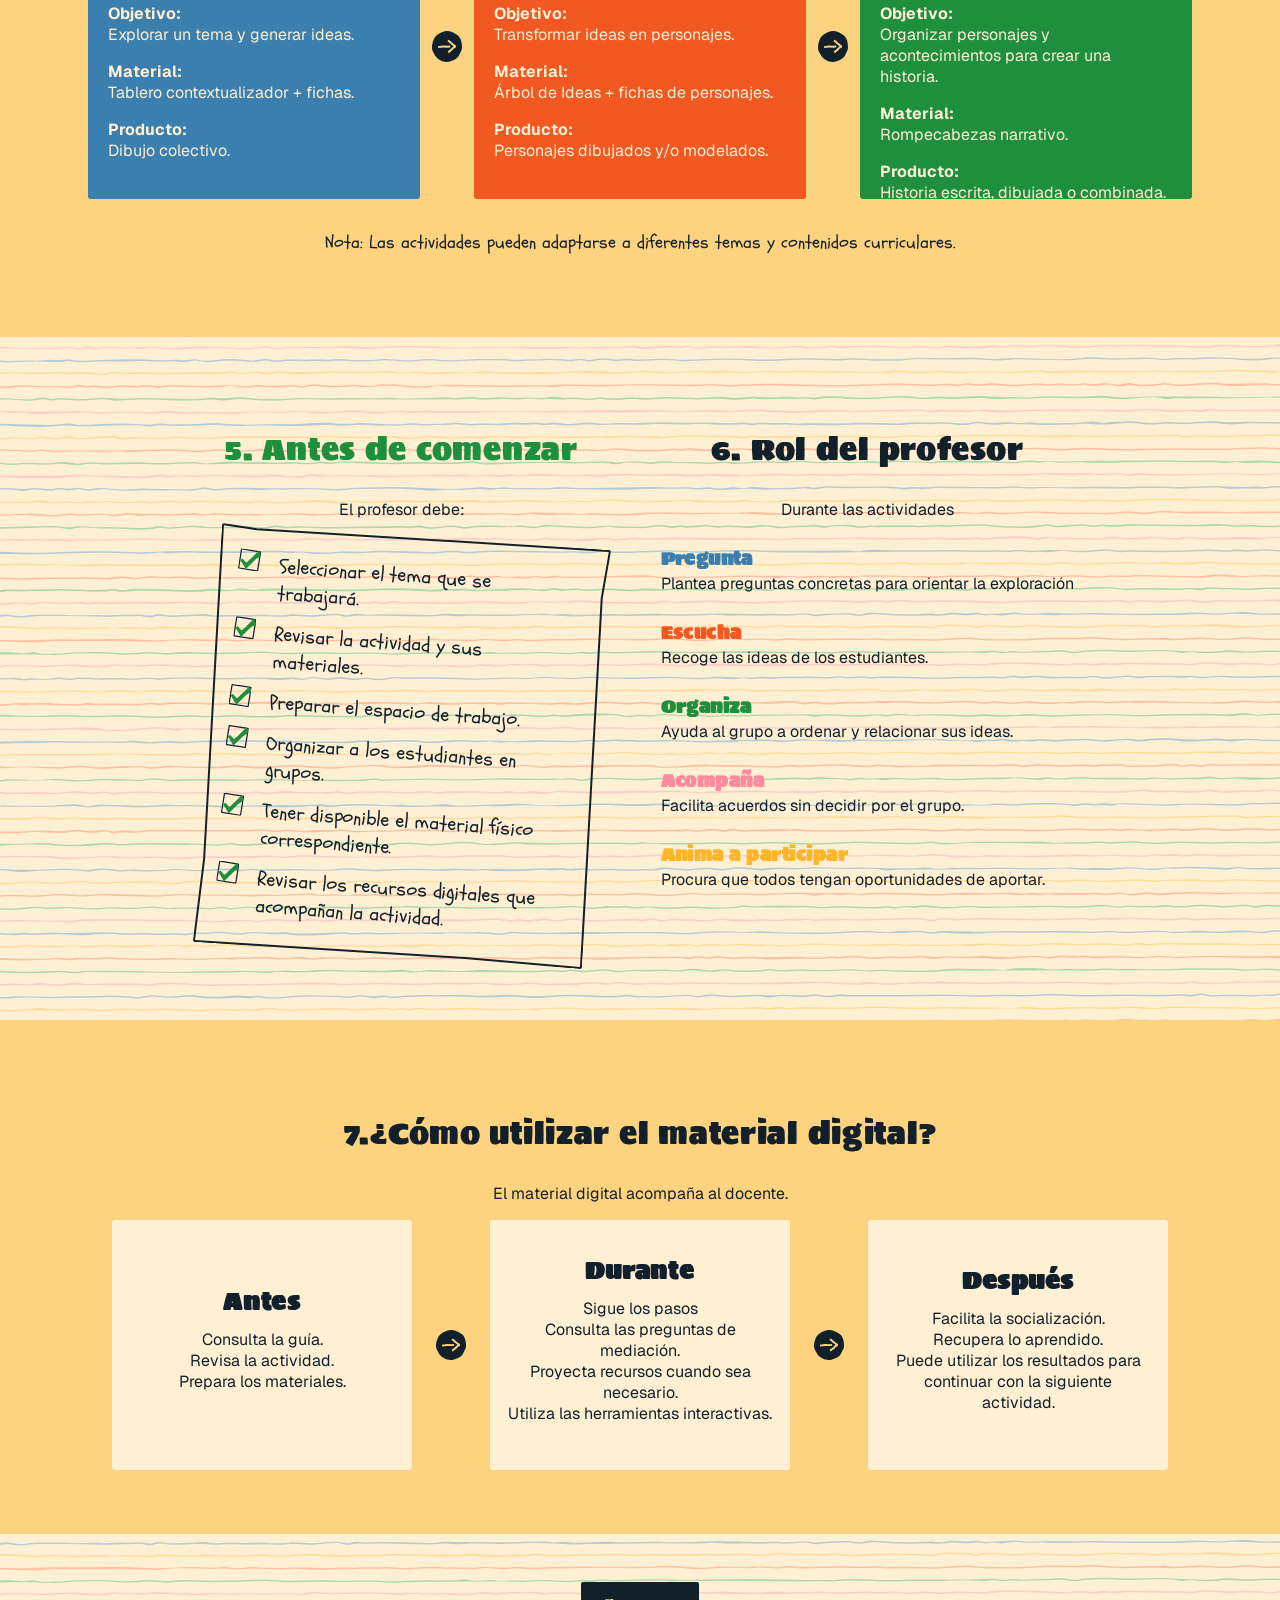
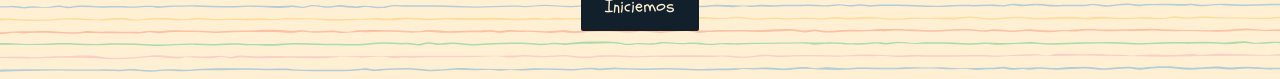
<file: pages/guia.html>
<!doctype html>
<html lang="es">
  <head>
    <meta charset="UTF-8" />
    <meta name="viewport" content="width=device-width, initial-scale=1.0" />
    <title>Guía</title>
    <link rel="stylesheet" href="../src/style.css" />
    <link rel="icon"type="image/png" href="../src/assets/img/favicon.png">

  </head>
  <body>
    <header>
      <div id="menu"></div>
    </header>
    <main>
      <section class="section-t">
        <div class="container">
          <h1 class="titulo-actividad t-negro inclinado">Guía</h1>
          <div class="actividad-intro">
            <div class="actividad-intro-imagen">
              <img src="../src/assets/img/material.png" alt="imagen del material" />
            </div>
            <div class="actividad-intro-texto">
              <h2 class="titulo-intro t-azul">1. ¿Qué es este material?</h2>
              <p>
                Es una herramienta para profesores que permite trabajar
                diferentes temas y contenidos de una manera creativa y
                participativa. Propone actividades para que los estudiantes
                exploren un tema, creen personajes y construyan historias
                compartiendo sus ideas.
              </p>
            </div>
          </div>
          <div class="texto-container">
            <div class="texto bg-amarillo animar-scroll">
              <h3>Dirigido a</h3>
              <p class="texto-pequeno">
                Niños, niñas y adolescentes de 10 a 13 años de edad.
              </p>
            </div>
            <div class="texto bg-rosa animar-scroll">
              <h3>Tipo de actividades</h3>
              <p class="texto-pequeno">
                Recomendado para grupos de 3 a 5 estudiantes.
              </p>
            </div>
          </div>
        </div>
      </section>

      <section class="section bg-naranja-medio">
        <div class="silueta silueta-izquierda ">
          <img class="silueta-web" src="../src/assets/img/siluetas.svg" alt="siluetas" />
          <img class="silueta-movil" src="../src/assets/img/silueta-movil.svg" alt="siluetas">
        </div>
        <div class="container">
          <div class="historia-guia animar-scroll">
            <h2 class="h-center">2. ¿Qué es una historia y cómo se construye?</h2>
            <p class="h-center">Una historia cuenta una serie de situaciones que les suceden a uno o varios personajes.</p>
          </div>
          <div class="wrapper-grid">
            <div class="texto-teoria animar-scroll"> 
              <h3>¿Qué es una narrativa?</h3>
              <p>La narrativa es la forma en que organizamos los acontecimientos para
                contar una historia.</p>
              <h3>¿Cómo se organiza?</h3>
                <p> Una historia se organiza en tres partes: inicio, nudo y desenlace.<br>
                <strong>Inicio:</strong> presenta una situación y a los personajes.<br>
                <strong>Nudo:</strong> presenta un problema o algo que cambia la situación.<br>
              <strong>Desenlace:</strong>  muestra cómo se resuelve el problema y cómo termina la historia.
              </p>
            </div>
            <div class="animar-scroll">
              <img class="flecha-web" src="../src/assets/img/flecha-n.svg" alt="flecha">
            </div>
            <div class="animar-scroll image-scroll">
              <img src="../src/assets/img/narrativa.png" class="teoria-img" alt="narrativa" />
            </div>
            <div class="texto-teoria animar-scroll">
              <h3>Personajes</h3>
              <p>Los personajes son quienes participan en la historia y realizan
                acciones que permiten que los acontecimientos ocurran, para
                construirlos se consideran aspectos como:
              </p>
              <div class="personajes-detalles">
                <span class="bold">¿Quién es?</span>
                <p class="texto-span">Nombre y características.</p>
                <span class="bold">¿Cómo es?</span>
                <p class="texto-span">Apariencia, personalidad o cualidades.</p>
                <span class="bold">¿Qué quiere?</span>
                <p class="texto-span">Deseos, objetivos o necesidades.</p>
                <span class="bold">¿Qué puede hacer?</span>
                <p class="texto-span">Habilidades, conocimientos o poderes.</p>
                <span class="bold">¿Qué siente?</span>
                <p class="texto-span">Emociones frente a la situación.</p>
                
              </div>
            </div>
            <div class="animar-scroll">
              <img class="flecha-web" src="../src/assets/img/flecha-n.svg" alt="flecha">
            </div>
            <div class="animar-scroll image-scroll">
              <img src="../src/assets/img/varios-personajes.png" class="teoria-img" alt="personajes" />
            </div>
          <div class="texto-teoria animar-scroll">
              <h3 class="h-movil">¿Qué nos permite hacer la narrativa?</h3>
              <p>
                La narrativa nos permite organizar y relacionar lo que sucede para comprenderlo, darle sentido y comunicarlo. Al construir una historia, podemos expresar ideas, experiencias y diferentes formas de ver nuestro entorno.
              </p>
            </div>
            <div class="animar-scroll">
              <img class="flecha-web" src="../src/assets/img/flecha-n.svg" alt="flecha">
            </div>
              <div class="animar-scroll image-scroll">
              <img src="../src/assets/img/borde.png"  class="teoria-img" alt="imagen-narrativa"/>
            </div>
          </div>
        </div>
        <div class="silueta silueta-derecha" style="transform: scaleX(-1)">
          <img class="silueta-web silueta-espejo" src="../src/assets/img/siluetas.svg"
             alt="siluetas"/>
          <img class="silueta-movil silueta-espejo" src="../src/assets/img/silueta-movil.svg" alt="siluetas">
        </div>
      </section>

      <section class="section-t">
        <div class="container">
          <h2 class="t-naranja h-center animar-scroll">3. ¿Cómo se organiza el material didáctico?</h2>

          <div class="wrapper-material">
            <div class="bloque-contenido-material rompe">
              <div class="bloque-imagen">
                <img src="../src/assets/img/materiales.svg" alt="material" />
              </div>
              <div class="bloque-texto t-negro animar-scroll">
                <h3>Material físico</h3>
                <p class="texto-pequeno">para estudiantes</p>
                <ul class="material-bullet ">
                  <li>Tablero contextualizador</li>
                  <li>Árbol de Ideas</li>
                  <li>Fichas de personajes</li>
                  <li>Rompecabezas para crear historias</li>
                </ul>
              </div>
            </div>
            <div class="bloque-contenido-material cabeza">
              <div class="bloque-imagen">
                <img src="../src/assets/img/laptop.svg" alt="material" />
              </div>
              <div class="bloque-texto t-negro animar-scroll">
                <h3>Material digital</h3>
                <p class="texto-pequeno">para educadores</p>
                <ul class="material-bullet">
                  <li>Guía para el docente</li>
                  <li>Actividades paso a paso</li>
                  <li>Recursos de apoyo</li>
                  <li>Herramientas interactivas</li>
                </ul>
              </div>
            </div>
          </div>
          <div class="h-center animar-scroll">
            <h3>Propuesta metodológica</h3>
            <p>
              La propuesta utiliza la participación, el diálogo, la exploración
              y la creación colectiva para desarrollar ideas y transformarlas en
              personajes e historias.
            </p>
          </div>
        </div>
      </section>

      <section class="section bg-amarillo-medio">
        <div class="container">
          <h2 class="h-center animar-scroll">4. ¿Cómo trabajar con el material?</h2>
          <div class=" wrapper wrapper-actividad">
            <div class="cuadro-act bg-azul t-beige animar-scroll">
              <h3 class="h-center">Actividad 1<br />Tablero</h3>
              <span class="bold">Objetivo:</span>
              <p class="p-span">Explorar un tema y generar ideas.</p>
              <span class="bold">Material:</span>
              <p class="p-span">Tablero contextualizador + fichas.</p>
              <span class="bold">Producto:</span>
              <p class="p-span">Dibujo colectivo.</p>
            </div>

            <img class="flecha-web animar-scroll" src="../src/assets/img/flecha-n.svg" />
            <div class="cuadro-act bg-naranja t-beige animar-scroll">
              <h3 class="h-center">Actividad <br />Personaje</h3>
              <span class="bold">Objetivo:</span>
              <p class="p-span">Transformar ideas en personajes.</p>
              <span class="bold">Material:</span>
              <p class="p-span">Árbol de Ideas + fichas de personajes.</p>
              <span class="bold">Producto:</span>
              <p class="p-span">Personajes dibujados y/o modelados.</p>
            </div>

              <img class="flecha-web animar-scroll" src="../src/assets/img/flecha-n.svg" />            
            
            <div class="cuadro-act bg-verde t-beige animar-scroll">
              <h3 class="h-center">Actividad <br />Historia</h3>
              <span class="bold">Objetivo:</span>
              <p class="p-span">
                Organizar personajes y acontecimientos para crear una historia.
              </p>
              <span class="bold">Material:</span>
              <p class="p-span">Rompecabezas narrativo.</p>
              <span class="bold">Producto:</span>
              <p class="p-span">Historia escrita, dibujada o combinada.</p>
            </div>
          </div>
          <p class="h-center texto-pequeno  animar-scroll">
            Nota: Las actividades pueden adaptarse a diferentes temas y
            contenidos curriculares.
          </p>
        </div>
      </section>

      <section class="section-t">
        <div class="container">
          <div class="wrapper wrapper-lista">
            <div>
              <h2 class="t-verde h-center animar-scroll">5. Antes de comenzar</h2>
              <p class="h-center animar-scroll">El profesor debe:</p>
              <div class="lista animar-scroll lista-scroll">
              <ul class="bullet-check">
                <li>Seleccionar el tema que se trabajará.</li>
                <li>Revisar la actividad y sus materiales.</li>
                <li>Preparar el espacio de trabajo.</li>
                <li>Organizar a los estudiantes en grupos.</li>
                <li>Tener disponible el material físico correspondiente.</li>
                <li>
                  Revisar los recursos digitales que acompañan la actividad.
                </li>
              </div>
              
              </ul>
            </div>

            <div>
              <h2 class="h-center animar-scroll">6. Rol del profesor</h2>
              <p class="h-center animar-scroll">Durante las actividades</p>
              <div class="animar-scroll">
                <h4 class="t-azul">Pregunta</h4>
              <p class="texto-rol">Plantea preguntas concretas para orientar la exploración</p>
              <h4 class="t-naranja">Escucha</h4>
              <p class="texto-rol">Recoge las ideas de los estudiantes.</p>
              <h4 class="t-verde">Organiza</h4>
              <p class="texto-rol">Ayuda al grupo a ordenar y relacionar sus ideas.</p>
              <h4 class="t-rosa">Acompaña</h4>
              <p class="texto-rol">Facilita acuerdos sin decidir por el grupo.</p>
              <h4 class="t-amarillo">Anima a participar</h4>
              <p class="texto-rol">Procura que todos tengan oportunidades de aportar.</p>
              </div>

            </div>
          </div>
        </div>
      </section>

      <section class="section bg-amarillo-medio">
        <div class="container">
          <h2 class="h-center animar-scroll">7.¿Cómo utilizar el material digital?</h2>
          <p class="h-center animar-scroll">El material digital acompaña al docente.</p>

          <div class="wrapper wrapper-md animar-scroll">
            <div class="texto-md">
              <h3>Antes</h3>
              <p>
                Consulta la guía.<br />
                Revisa la actividad.<br />
                Prepara los materiales.
              </p>
            </div>
            <img class="flecha-web flecha-movil animar-scroll" src="../src/assets/img/flecha-n.svg" /> 

            <div class="texto-md">
              <h3>Durante</h3>
              <p>
                Sigue los pasos<br />
                Consulta las preguntas de mediación.<br />
                Proyecta recursos cuando sea necesario.<br />
                Utiliza las herramientas interactivas.
              </p>
            </div>
            <img class="flecha-web flecha-movil animar-scroll" src="../src/assets/img/flecha-n.svg" /> 

            <div class="texto-md">
              <h3>Después</h3>
              <p>
                Facilita la socialización.<br />
                Recupera lo aprendido.<br />
                Puede utilizar los resultados para continuar con la siguiente
                actividad.
              </p>
            </div>
          </div>
        </div>
      </section>
      <section class="navegacion-actividad section-t animar-scroll image-scroll">
        <div class="container">
          <a href="./actividad-tablero.html" class="btn-navegacion">
            Iniciemos</a>
        </div>
      </section>
    </main>
    <script type="module" src="../src/js/main.js"></script>
  </body>
</html>
</file>
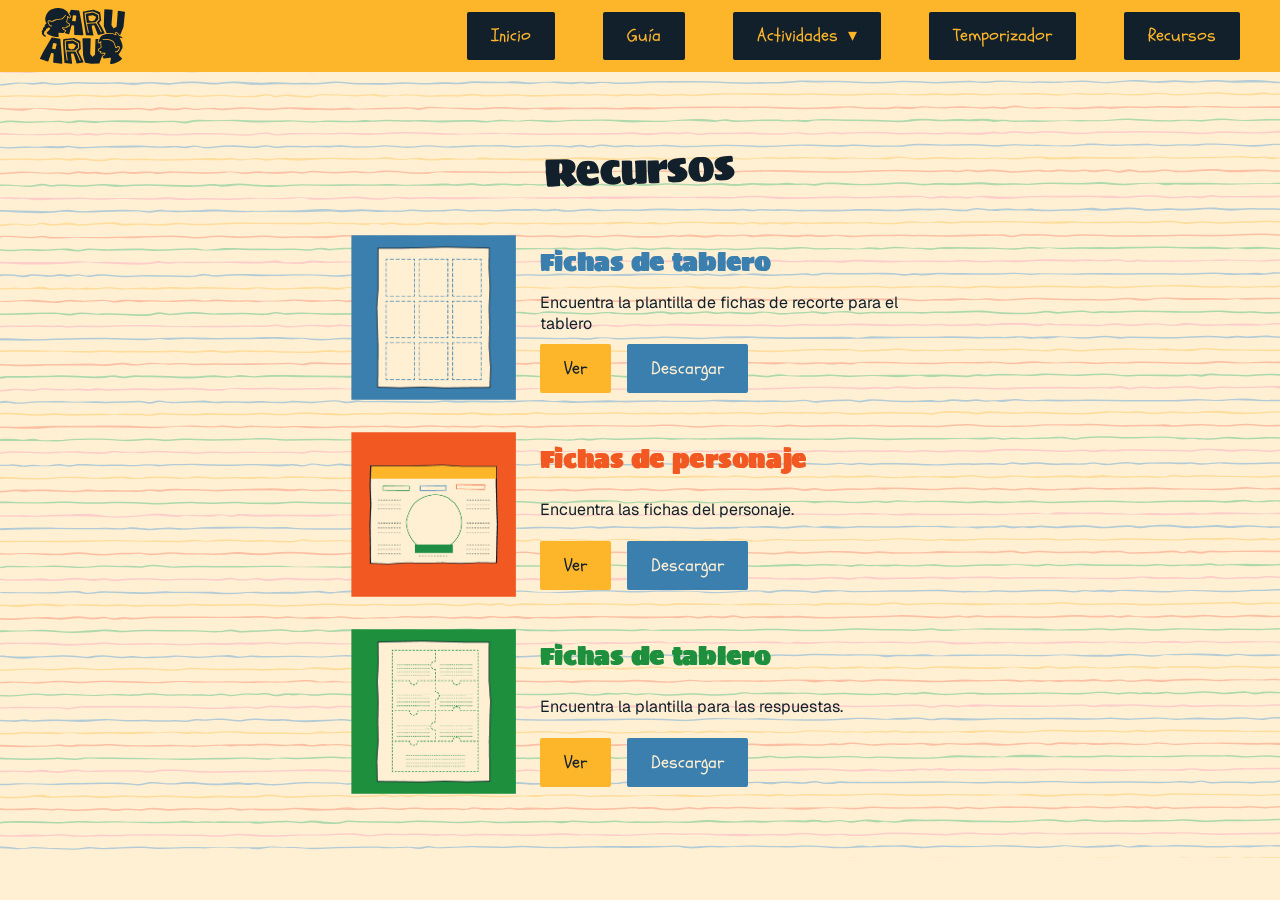
<file: pages/recursos.html>
<!doctype html>
<html lang="es">
  <head>
    <meta charset="UTF-8" />
    <meta name="viewport" content="width=device-width, initial-scale=1.0" />
    <title>Recursos</title>
    <link rel="stylesheet" href="../src/style.css" />
    <link rel="icon"type="image/png" href="../src/assets/img/favicon.png">

  </head>
  <body>
    <header>
      <div id="menu"></div>
    </header>
    <main>
      <section class="section-t">
        <div class="container">
          <h1 class="inclinado h-center animar-scroll">Recursos</h1>
          <div class="recursos-main">
            <div class="recurso-container wrapper animar-scroll">
              <div class="recurso-img">
                <img
                  src="../src/assets/img/fichas-miniatura.png"
                  alt="Fichas-miniatura"
                />
              </div>
              <div class="recursos-info">
                <h3 class="t-azul">Fichas de tablero</h3>
                <p>Encuentra la plantilla de fichas de recorte para el tablero</p>
                <div class="botones-recursos animar-scroll image-scroll">
                  <a class="boton-ver bg-amarillo" href="../src/assets/documents/Plantilla-fichas.pdf" target="_blank"
                    >Ver</a
                  >
                  <a class="bg-azul" href="../src/assets/documents/Plantilla-fichas.pdf" download
                    >Descargar</a
                  >
                </div>
              </div>
            </div>
            <div class="recurso-container wrapper animar-scroll">
              <div class="recurso-img">
                <img
                  src="../src/assets/img/personaje-miniatura.png"
                  alt="Fichas personaje-miniatura"
                />
              </div>
              <div class="recursos-info">
                <h3 class="t-naranja">Fichas de personaje</h3>
                <p>Encuentra las fichas del personaje.</p>
                <div class="botones-recursos animar-scroll image-scroll">
                  <a class="boton-ver bg-amarillo" href="../src/assets/documents/Ficha-de-personaje.pdf" target="_blank"
                    >Ver</a
                  >
                  <a class="bg-azul" href="../src/assets/documents/Ficha-de-personaje.pdf" download
                    >Descargar</a
                  >
                </div>
              </div>
            </div>
            <div class="recurso-container wrapper animar-scroll">
              <div class="recurso-img">
                <img
                  src="../src/assets/img/hoja-miniatura.png"
                  alt="Hoja-miniatura"
                />
              </div>
              <div class="recursos-info">
                <h3 class="t-verde">Fichas de tablero</h3>
                <p>Encuentra la plantilla para las respuestas.</p>
                <div class="botones-recursos animar-scroll image-scroll">
                  <a class="boton-ver bg-amarillo" href="../src/assets/documents/Plantilla-para-respuestas.pdf" target="_blank"
                    >Ver</a
                  >
                  <a class="bg-azul" href="../src/assets/documents/Plantilla-para-respuestas.pdf" download
                    >Descargar</a
                  >
                </div>
              </div>
            </div>
          </div>
        </div>
      </section>
    </main>

    <script type="module" src="../src/js/main.js"></script>
  </body>
</html>
</file>
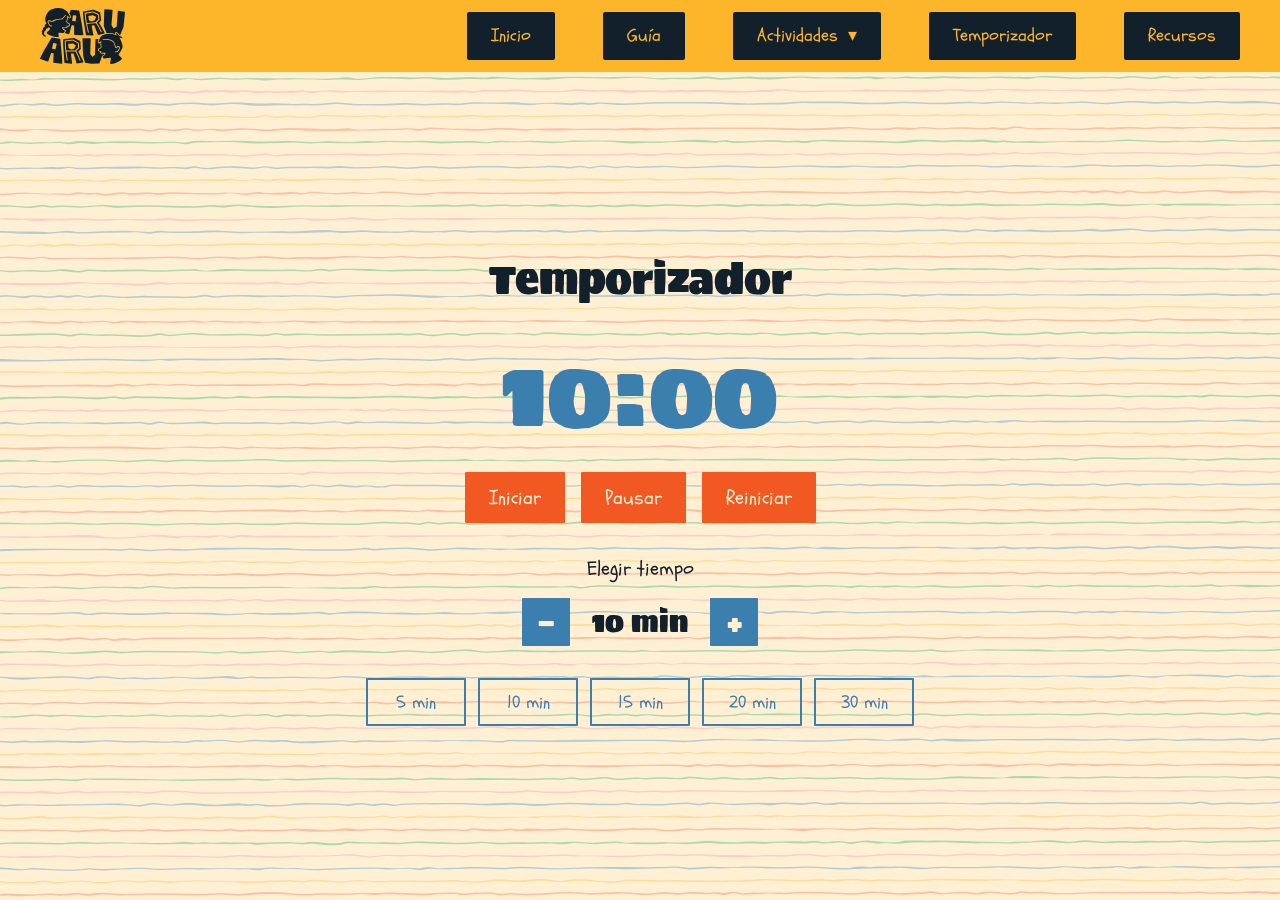
<file: pages/temporizador.html>
<!DOCTYPE html>
<html lang="es">
<head>
    <meta charset="UTF-8">
    <meta name="viewport" content="width=device-width, initial-scale=1.0">
    <title>Temporizador</title>
    <link rel="stylesheet" href="../src/style.css">
    <link rel="icon"type="image/png" href="../src/assets/img/favicon.png">

</head>
<body>
    <header>
      <div id="menu"></div>
    </header>
    <main>
         <section class="section-t temporizador-section">
            <div class="container">

                <div class="temporizador">
                    <h1 class="animar-scroll">Temporizador</h1>

                    <div class="temporizador-reloj animar-scroll">
                        <span id="minutos">10</span>
                        <span>:</span>
                        <span id="segundos">00</span>
                    </div>

                    <div class="temporizador-controles animar-scroll image-scroll">
                        <button id="btn-iniciar">Iniciar</button>
                        <button id="btn-pausar">Pausar</button>
                        <button id="btn-reiniciar">Reiniciar</button>
                    </div>

                    <div class="temporizador-tiempo animar-scroll">
                        <p>Elegir tiempo</p>
                        <div class="ajuste-tiempo">
                            <button id="btn-restar">−</button>
                            <span id="tiempo-seleccionado">10 min</span>

                            <button id="btn-sumar">+</button>
                        </div>
                    </div>

    <div class="tiempos-rapidos animar-scroll image-scroll">
        <button data-tiempo="5">5 min</button>
        <button data-tiempo="10">10 min</button>
        <button data-tiempo="15">15 min</button>
        <button data-tiempo="20">20 min</button>
        <button data-tiempo="30">30 min</button>
    </div>

</div>

                </div>

            </div>
        </section>

    </main>
    <script type="module" src="../src/js/main.js"></script>  
</body>
</html>
</file>
<file: src/style.css>
:root {
    /* Colores */
    --beige:#FFF0D4;
    --azul: #3B7FAF;
    --naranja: #F15822;
    --amarillo:#FDB62A;
    --rosa:#FE8A9D;
    --verde:#1E8F3D;
    --negro: #12202B;
    --azul-medio:#8CB8D7;
    --naranja-medio:#F4794E;
    --amarillo-medio:#FED37F;
    --verde-medio:#78BC8B;
    --rosa-medio: #FEB9C4;
    --azul-oscuro:#055580;
    --naranja-oscuro: #7B2405;
    --verde-oscuro: #074218;

    /* Tipografías */
    --fuente-principal: "Sigmar";
    --fuente-secundaria: "Geist";
    --fuente-complementaria: "Schoolbell";

    /*Espaciado*/
    --espacio-16: 1rem;
    --espacio-24: 1.5rem;
    --espacio-32: 2rem;
    --espacio-48: 3rem;
    --espacio-64: 4rem;
}   
@font-face {
    font-family: "Sigmar";
    src: url(./assets/fonts/Sigmar.ttf);
}
@font-face {
    font-family: "Schoolbell";
    src: url(./assets/fonts/Schoolbell.ttf);
}
@font-face {
    font-family: "Geist";
    src: url("./assets/fonts/Geist-VariableFont_wght.ttf") format("truetype");
    font-weight: 100 900;
    font-style: normal;
}
* {
    box-sizing: border-box;
}
body {
    margin: 0;
    font-family: var(--fuente-secundaria);
    color: var(--negro);
    background-color: var(--beige);
}
.container {
    width: 100%;
    max-width: 1248px;
    margin: 0 auto;
    padding: 0 24px;
}

.section-t{
    padding: var(--espacio-64) 0px;
    background-image: url("./assets/img/lineas-t.svg");
    background-position: center;
    /*background-size: 100% 100%;*/
    background-repeat: repeat-y;
    
}
.section{
    padding: var(--espacio-64) var(--espacio-64);
}
.section-patron{
    padding: var(--espacio-64) 0px;
    background-image: url("./assets/img/Asset-45.svg");
    background-position: center;
    /*background-repeat: repeat;/*repeat-check*/

}
.wrapper{
    display: flex;
    align-items: center;
    justify-content: center;
}
img {
    max-width: 100%;
    display: block;
}
button{
    display: flex;
    justify-content: center;
    align-items: center;
    gap: 10px;

    font-family: var(--fuente-complementaria);
    font-size: 18px;
    line-height: normal;
    font-weight: 400;
    
    min-height: 48px;
    padding: 12px 24px;

    border: none;
    border-radius: 2px;
    cursor: pointer;     
}
button:hover{
    opacity: 0.85;
}
button:active {
    transform: scale(0.98);
}
button:disabled {
    opacity: 0.5;
    cursor: not-allowed;
}
input{
    font-family: var(--fuente-principal);
}
h1{
    font-family: var(--fuente-principal);
    font-size: 40px;
    font-weight: 400;
    margin-top: 0px;
}
.inclinado{
    transform: rotate(-2deg);
}
h2{
   font-family: var(--fuente-principal);
    font-size: 30px;
    font-weight: 400;
    /*margin-bottom: 16px;*/ 
    letter-spacing: 0.72px;

}
h3 {
    font-family: var(--fuente-principal);
    font-size: 24px;
    line-height: normal;
    margin: 0;
    letter-spacing: 0.72px;
}
h4{
    font-family: var(--fuente-principal);
    font-size: 18px;
    margin-top: 24px;
    margin-bottom: 0;
    letter-spacing: 0.48px;
}
.h-center{
    text-align: center;
}
p{
    font-family: var(--fuente-secundaria);
    font-size: 16px;
    font-style: normal;
    font-weight: 400;
    line-height: normal;
}
.bold{
    font-family: var(--fuente-secundaria);
    font-size: 16px;
    font-style: normal;
    font-weight: 700;
    line-height: normal;
}
.texto-span{
    margin-top: 0;
}
.texto-pequeno {
    font-family: var(--fuente-complementaria);
    font-size: 18px;
    font-weight: 400;
    line-height: 24px;
}
ul {
    font-family: var(--fuente-secundaria);
    font-size: 16px;
    line-height: normal;
}
.bullet-azul{
    list-style: none;
    list-style-image: url('./assets/img/bullet-1.svg');
}
.bullet-azul li{
    margin-bottom: 2px;
}
.bullet-naranja{
    list-style: none;
    list-style-image: url('./assets/img/bullet-2.svg');
}
.bullet-verde{
    list-style: none;
    list-style-image: url('./assets/img/bullet-3.svg');
}
.bullet-check{
    margin: 0;
    padding: 0;
    list-style: none;
    list-style-image: url('./assets/img/bullet-4.svg'); 
}
.logo {
    width: 48px;
    height: 48px;
}
.t-azul{
    color: var(--azul);
}
.t-naranja{
    color: var(--naranja);
}
.t-rosa{
    color: var(--rosa);
}
.t-verde{
    color: var(--verde);
}
.t-azul-oscuro{
    color: var(--azul-oscuro);
}
.t-naranja-oscuro{
    color: var(--naranja-oscuro);
}
.t-verde-oscuro{
    color: var(--verde-oscuro);
}
.t-amarillo{
    color: var(--amarillo);
}
.t-beige{
    color: var(--beige);
}
.t-amarillo-medio{
    color: var(--amarillo-medio);
}
.bg-azul{
    background-color: var(--azul);
}
.bg-naranja{
    background-color: var(--naranja);
}
.bg-verde{
    background-color: var(--verde);
}
.bg-amarillo{
    background-color: var(--amarillo);
}
.bg-rosa{
    background-color: var(--rosa);
}
.bg-amarillo-medio{
    background-color: var(--amarillo-medio);
}
.bg-naranja-medio{
    background-color: var(--naranja-medio);
}
.bg-verde-medio{
    background-color: var(--verde-medio);
}
.bg-azul-medio{
    background-color: var(--azul-medio);
}
.bg-beige{
    background-color: var(--beige);
}
.icono-flecha{
    width: 60px;
}
/*-------------MENU-----------*/
header{
    width: 100%;
    background-color: var(--amarillo);
}
.menu {
    width: 100%;
    min-height: 72px;
}

.menu .container {
    min-height: 72px;
    display: flex;
    align-items: center;
    justify-content: space-between;
    
}
.logo {
    display: flex;
    flex-shrink: 0;
    align-items: center;
}
.logo img {
    /*width: 90px;---------------------logo seting-------------*/
    max-width: none;
    height: 56px;
    width: auto;
}
.menu-enlaces {
    display: flex;
    align-items: center;
    gap: 48px;
}
.menu-enlaces a {
    display: flex;
    justify-content: center;
    align-items: center;

    gap: 10px;

    min-height: 48px;
    padding: 12px 24px;

    font-family: var(--fuente-complementaria);
    font-size: 18px;
    line-height: 24px;

    color: var(--amarillo);
    text-decoration: none;

    background-color: var(--negro);
    border: none;
    border-radius: 2px;
    cursor: pointer;

    transition: transform 0.25s cubic-bezier(0.34, 1.56, 0.64, 1);
}
.menu-enlaces a:hover {
    opacity: 0.85;
    transform: scale(1.05) rotate(-2deg);
}
.menu-enlaces a:active {
    transform: scale(0.98);
}
.menu-toggle {
    display: none;
    border: none;
    background: none;
    padding: 0;
    cursor: pointer;
}
.menu-toggle img {
    width: 32px;
    height: 32px;
}
.menu-dropdown-contenido a:hover {
    opacity: 0.85;
    transform: none;
}

/*--------------DROPDOWN ACTIVIDADES-----------------*/
.menu-dropdown {
    position: relative;
}
.menu-dropdown-boton {
    min-height: 48px;
    padding: 12px 24px;
    font-family: var(--fuente-complementaria);
    font-size: 18px;
    line-height: 24px;
    color: var(--amarillo);
    background-color: var(--negro);
    border-radius: 2px;
    
    cursor: pointer;
}
.menu-dropdown-boton::after {
    content: "▾";
    font-size: 18px;
    display: inline-block;
}
.menu-dropdown-contenido {
    display: none;
    position: absolute;
    margin-top: 2px;
    top: 100%;
    left: 0;
    width: 100%;
    min-width: 0;
    background-color: var(--beige);
    z-index: 100;
}

.menu-dropdown-contenido a {
    display: block;
    padding: 12px 24px;
    margin-bottom: 2px;
    text-decoration: none;
}

.menu-dropdown:hover .menu-dropdown-contenido {
    display: block;
}
.menu-dropdown-boton:hover {
    opacity: 0.85;
    transform: scale(1.05) rotate(-2deg);
}
.menu-dropdown-boton:active {
    transform: scale(0.98);
}
.menu-toggle img {
    transition: transform 0.3s ease;
}

.menu-toggle img.icono-rotado {
    transform: rotate(90deg);
}
/*------------------INICIO:WEB---------------*/
.inicio-portada{
    display: flex;
    flex-direction: column;
    width: 533px;
    height: auto;
    gap: 24px;
}
.wrapper-portada{
    gap: 100px;
}
.actividades-container{
    display: flex;
    flex-direction: column;
    gap: 32px;
}
.texto-portada {
    font-size: 18px;
    font-weight: 500;
    text-align: center;
    opacity: 0;
    animation: entrar-texto 0.4s ease-out 0.25s forwards;
}
.boton-actividad{
    opacity: 0;
    width: 300px;
    height: 100px;
    display: flex;
    align-items: center;
    justify-content: center;
    border-radius: 2px;

    transition:
        transform 0.3s ease,
        filter 0.3s ease
}
.boton-actividad a{
    width: 100%;
    height: 100%;

    display: flex;
    align-items: center;
    justify-content: center;

    text-decoration: none;
    font-family: var(--fuente-principal);
    color: var(--beige);
    font-size: 30px;
    text-align: center;

    transition: transform 0.3s ease;
}
.tablero{
    transform: rotate(-3deg);
}
.personajes{
    transform: rotate(3deg);
    margin-left: 48px;
}
.historia{
    transform: rotate(-3deg);
}
.tablero:hover {
    transform: rotate(3deg) scale(1.05);
}

.personajes:hover {
    transform: rotate(-3deg) scale(1.05);
}

.historia:hover {
    transform: rotate(3deg) scale(1.05);
}
/*------------PAGINAS-----------------------*/
/*------------SECCION INTRO-----------------*/
.titulo-actividad {
    text-align: center; 
    margin-bottom: var(--espacio-48);
}
.actividad-intro{
    display: flex;
    align-items: center;
    justify-content: center;
    gap: var(--espacio-32);
}
.titulo-intro{
    margin-bottom: var(--espacio-16);
    opacity: 0;
    animation: entrar-titulo 0.5s ease-out 0.3s forwards;
}
.actividad-intro-texto{
    width: 410px;
}
.actividad-intro-texto p {
    opacity: 0;
    animation: entrar-parrafo 0.5s ease-out 0.5s forwards;
        animation: entrar-parrafo 0.45s ease-out 0.55s forwards;
}
.actividad-intro-imagen{
    width: 410px;
    height: 330px;
    transform: rotate(-2.5deg);

    animation: entrar-imagen 0.8s ease-out forwards;
}
.actividad-intro-imagen img{
    width: 100%;
    height: 100%;
    object-fit: cover;
    border-radius: 2px;
}

/*--------------SECCION PREPARACION-----------------*/
.bloque-forma{
    background-image: url("./assets/img/forma-preparacion.svg");
    background-repeat: no-repeat;
    background-position: center;
    background-size: 100% 100%;
    padding: 20px 70px;
    margin-top: var(--espacio-24);
}
.contenido-preparacion {
    display: grid;
    grid-template-columns: 1fr 12.5px 1fr 12.5px 1fr;
    align-items: center;
    padding: 40px 30px;
}
.bloque-contenido {
    min-width: 0;
    width: 100%;

    display: flex;
    flex-direction: column;
    align-items: center;
    justify-content: center;
    text-align: center;
    gap: var(--espacio-16);
}
.bloque-texto {
    width: 100%;
    max-width: 242px;
    text-align: center;
    overflow-wrap: break-word;
}
.bloque-texto h3 {
    margin: 0;
}
.contenido-preparacion ul{
    list-style: none;
    padding: 0;
    margin: 0;
}
.separador-vertical {
    display: block;
}
.separador-horizontal{
    display: none;
}
/*--------------SECCION DESARROLLO I-----------------*/
.main-container{
    display: flex;
    flex-direction: column;
    gap: var(--espacio-32)
}
.desarrollo-bloque-wrapper {
    position: relative;
}
.desarrollo-bloque{
    width: 440px; /*check*/
    height: 300px; /*check*/
    display: flex;
    flex-direction: column;
    
    padding: 76px 40px;
    background-repeat: no-repeat;
    background-position: center;
    background-size: 100% 100%;
    
    justify-content: center;
    
    overflow-wrap: break-word;

    text-align: left;
}
.desarrollo-bloque ul{
    margin: 0px 0px 16px 0px;
}
.desarrollo-contenido{
    display: grid;
    grid-template-columns: 540px 60px 540px;
    align-items: center;
    justify-content: center;
    column-gap: 32px;
    row-gap: 32px;
    margin-top: var(--espacio-24);
}
/* Estructura de 3 elementos */
.desarrollo-contenido > .desarrollo-bloque-wrapper {
    grid-column: 1;
}

.desarrollo-contenido > .icono-flecha {
    grid-column: 2;
}

.desarrollo-contenido > .desarrollo-bloque {
    grid-column: 3;
}
/* Estructura de 2 elementos */
.desarrollo-contenido.dos-columnas
.desarrollo-bloque-wrapper:nth-child(odd){
    grid-column: 1;
}

.desarrollo-contenido.dos-columnas
.desarrollo-bloque-wrapper:nth-child(even){
    grid-column: 3;
}
.numero-paso{
    position: absolute;
    top: -5%;
    /*transform: translateY(-50%);*/
    width: 60px;
    height: 60px;
    z-index: 2;

    background-image: url("./assets/img/elipse-num.svg");
    background-size: contain;
    background-repeat: no-repeat;
    background-position: center;

    display: flex;
    align-items: center;
    justify-content: center;

    font-family: var(--fuente-principal);
    font-size: 32px;
}
.desarrollo-bloque h3 {
    margin-bottom: var(--espacio-16);
}
.desarrollo-bloque p {
    margin: 0;
}
.bullet-beige{
    list-style: none;
    margin-top: 8px;
    
}
.bullet-beige ul{
    margin-bottom: 0px;
    padding-left: 8px;
}
/*---------------------SVG-DESARROLLO-----------------------*/
.des-tablero{
    background-image: url("./assets/img/forma-1.svg");
    width: 540px;
    background-size: 100% 100%;
}

.des-border{
    background-image: url("./assets/img/forma-border-1.svg");
    width: 540px;
    background-size: 100% 100%;

}
/*Personajes*/
.des-personajes{
    background-color: var(--naranja);
    mask: url("./assets/img/forma-1.svg") center / 100% 100% no-repeat;
    width: 540px;
}
.des-border-4{
    background-image: url("./assets/img/forma-border-n-1.svg");
    width: 540px;
}
/*Historia*/
.des-historia{
    background-color: var(--verde);
    mask: url("./assets/img/forma-1.svg") center / 100% 100% no-repeat;
    width: 540px;
    
}
.des-border-5{
    background-image: url("./assets/img/forma-border-5.svg");
    width: 540px;   
}
/*--------------NAVEGACIÓN ACTIVIDADES-----------------*/
.navegacion-actividad {
    padding: var(--espacio-48) 0;
}

.navegacion-actividad .container {
    display: flex;
    /*justify-content: space-between;*/
    justify-content: center;
    align-items: center;
    gap: 32px;
}

.btn-navegacion {
    display: inline-flex;
    align-items: center;
    justify-content: center;

    padding: 12px 24px;

    background-color: var(--negro);
    color: var(--beige);

    font-family: var(--fuente-complementaria);
    font-size: 18px;
    text-decoration: none;

    border-radius: 2px;

    transition: transform 0.2s ease, background-color 0.2s ease;
}

.btn-navegacion:hover {
    transform: translateY(-2px);
    opacity: 90%;
}
/*-------------------SECCION PREGUNTA-----------------------*/
.pregunta-section{
    display: flex;
    flex-direction: column;
    align-items: center;
    justify-content: center;
    text-align: center;   
}
.pregunta-forma {
    background-color: var(--azul);
    margin: 30px 40px;
    padding: 5px; 
    clip-path: polygon(0% 100%, 4% 96%, 52% 100%, 100% 100%, 100% 76%, 99% 18%, 100% 2%, 92% 0%, 4% 4%, 0% 2%);

    transition: background-color 0.2s ease, transform 0.2s ease;
}
#pregunta-input {
    width: 100%;
    height: 60px;
    min-height: 60px;

    resize: none;
    overflow: hidden;

    border: none;
    outline: none;
   
    background: var(--beige);
    padding: 12px 20px;

    font-family: var(--fuente-principal);
    font-size: 22px;
    color: var(--negro);

    text-align: center;

    clip-path: inherit;
}
#pregunta-input:read-only {
    cursor: default;
}
#pregunta-input:not([readonly]) {
    cursor: text;
    color: #12202ba6;
    /*color: var(--azul-medio);*/
}
.pregunta-botones {
    display: flex;
    justify-content: center;
    gap: 24px;
}
.pregunta-botones button {
    border: none;
    cursor: pointer;
    padding: 12px 24px;
}
/* Estado normal */
#btn-accion {
    background-color: var(--naranja);
    color: var(--beige);
}
#btn-secundario {
    background-color: var(--azul);
    color: var(--beige);
}
/* Estado edición */
.pregunta-section.editando h2,
.pregunta-section.editando .pregunta-instruccion {
    opacity: 0.45;
    transition: opacity 0.2s ease;
}
.pregunta-section h2,
.pregunta-section .pregunta-instruccion {
    transition: opacity 0.2s ease;
}

.pregunta-forma.editando {
    
    background-color: var(--azul-medio);
    transform: scale(1.01);
}
#btn-accion.edicion {
    background-color: var(--verde-medio);
    color: var(--negro);
}
#btn-secundario.edicion {
    background-color: var(--naranja-medio);
    color: var(--negro);
}
/*Fullscreen*/
.pregunta-section:fullscreen {
    min-height: 100vh;
    overflow-y: auto;
    display: flex;
    align-items: center;
    justify-content: center;
}
.pregunta-section.proyectando .container {
    max-width: 1100px;
    text-align: center;
}
.pregunta-section.proyectando h2 {
    font-size: 48px;
    margin-bottom: 40px;
}
.pregunta-section.proyectando .pregunta-instruccion,
.pregunta-section.proyectando .pregunta-botones {
    display: none;
}

.pregunta-section.proyectando .pregunta-forma {
    margin: 0 auto;
    transform: none;
}

.pregunta-section.proyectando #pregunta-input {
    font-size: 32px;
    padding: 20px;
    min-height: 60px;
    height: auto;
}
/*Boton cerrar*/
.btn-salir-proyeccion {
    display: none;

    position: fixed;
    top: 24px;
    right: 24px;

    width: 50px;
    height: 50px;
    padding: 8px;

    border: none;
    background: transparent;
    cursor: pointer;
    z-index: 1000;

    transition: transform 0.2s ease;
}

.btn-salir-proyeccion img {
    width: 100%;
    height: 100%;
}
.pregunta-section.proyectando .btn-salir-proyeccion {
    display: block;
}
/*icono cerrar en album*/
.arbol-contenedor:fullscreen .btn-salir-proyeccion {
    display: block;
}
.btn-salir-proyeccion:hover {
    transform: scale(1.1);
}
/*-------------------ARBOL DE IDEAS-----------------------*/
.arbol-fondo-impresion {
    display: none;
}
.arbol-section {
    text-align: center;
}

.arbol-contenedor {
    /*background-color: var(--verde-medio);*/
    position: relative;
    width: 100%;
    max-width: 900px;
    /*height: 500px;*/
    aspect-ratio: 16/9;
    margin: 30px auto;
    border: solid 2px black;
    border-radius: 2px;
    background-image: url("./assets/img/arbol.svg");
    background-repeat: no-repeat;
    background-position: center;
    background-size: contain;
}

.arbol-ideas {
    position: absolute;
    inset: 0;
}
.idea-wrapper {
    position: absolute;
    display: flex;
    align-items: center;
    gap: 4px;
}
/*-------------Checkbox de eliminación---------*/
.idea-checkbox {
    display: none;
    position: static;
    order: -1;
    width: 20px;
    height: 20px;
    margin: 0;
    flex-shrink: 0;
    cursor: pointer;
    accent-color: var(--naranja);
    border-radius: 0;
    border: solid 2px var(--naranja);
}
/*-------------------Palabras-----------------------*/
.idea {
    box-sizing: border-box;
    width: auto;
    padding: 10px 16px;

    border: solid 2px var(--verde);
    outline: none;
    resize: none;

    background-color: var(--beige);

    font-family: var(--fuente-complementaria);
    font-size: 18px;
    color: var(--negro);

    text-align: center;
    
}

.idea-wrapper:nth-child(1) {
    top: 30%;
    left: 25%;
}

.idea-wrapper:nth-child(2) {
    top: 20%;
    right: 20%;
}

.idea-wrapper:nth-child(3) {
    top: 45%;
    left: 45%;
}
/*-------------------Botones-----------------------*/
.arbol-botones {
    display: flex;
    justify-content: center;
    gap: 24px;
    flex-wrap: wrap;
}

.arbol-botones button {
    border: none;
    cursor: pointer;
    padding: 12px 24px;

    font-family: var(--fuente-complementaria);
    font-size: 18px;
}
/* Colores del modo normal */
#btn-editar-arbol {
    background-color: var(--amarillo);
}

#btn-proyectar-arbol {
    background-color: var(--azul);
    color: var(--beige);
}

#btn-imprimir-arbol {
    background-color: var(--verde);
    color: var(--beige);
}
/* Los botones de edicion ocultos */
#btn-agregar-arbol{
    background-color: var(--amarillo-medio);
}
#btn-eliminar-arbol{
    background-color: var(--azul-medio);
}
#btn-guardar-arbol{
    background-color: var(--verde-medio);
}
#btn-cancelar-arbol{
    background-color: var(--naranja-medio);
}
#btn-agregar-arbol,
#btn-eliminar-arbol,
#btn-guardar-arbol,
#btn-cancelar-arbol {
    display: none;
}
/*--------------- Setting-eliminar----------*/

.arbol-section.eliminando .idea-checkbox {
    display: block;
}
/*--------------- Modo edicion----------*/
.arbol-section.editando #btn-editar-arbol,
.arbol-section.editando #btn-proyectar-arbol,
.arbol-section.editando #btn-imprimir-arbol {
    display: none;
}

.arbol-section.editando #btn-agregar-arbol,
.arbol-section.editando #btn-eliminar-arbol,
.arbol-section.editando #btn-guardar-arbol,
.arbol-section.editando #btn-cancelar-arbol {
    display: block;
}

/* Inputs editables */

.arbol-section.editando .idea {
    border: 2px solid var(--naranja-medio);
    cursor: grab;
    background-color: var(--amarillo-medio);
}

/* Indicador visual de edición */
.arbol-section.editando .arbol-contenedor {
    outline: 3px dashed var(--naranja-medio);
    outline-offset: 6px;
}
.arbol-section.eliminando .idea {
    cursor: pointer;
    border: 2px dashed var(--naranja);
}

.icono-mover {
    display: none;
    width: 20px;
    height: 20px;
    background-image: url("./assets/img/icono-mover.svg");
    background-repeat: no-repeat;
    background-position: center;
    background-size: contain;
    cursor: grab;
    flex-shrink: 0;
    touch-action: none;/*check-touchdown*/

}.arbol-section.editando .idea-wrapper:hover {
    transform: translateY(-2px);
}
.arbol-section.editando .idea-wrapper {
    cursor: grab;
}
.arbol-section.editando .icono-mover {
    display: block;
}
.arbol-section.eliminando .icono-mover {
    display: none;
}
/*-------------------Instruccion-----------------------*/
.arbol-instruccion {
    max-width: 700px;
    margin: 0 auto 20px;
    text-align: center;

    font-family: var(--fuente-secundaria);
    font-size: 18px;
    line-height: 24px;
    color: var(--negro);
}
/*----------Fullscreen-------------*/
.arbol-contenedor:fullscreen {
    width: 100vw;
    height: 100vh;

    display: flex;
    align-items: center;
    justify-content: center;

    background-color: var(--verde-medio);
}
.arbol-contenedor:fullscreen .arbol-ideas {
    position: absolute;

    width: min(100vw, 177.78vh);
    height: min(100vh, 56.25vw);

    left: 50%;
    top: 50%;

    transform: translate(-50%, -50%);
}
.arbol-contenedor:fullscreen .idea {
    font-size: 28px;
    padding: 14px 22px;
}
/*------------------ARBOL:IMPRIMIR---------------*/
@media print {
    @page {
        size: A4 landscape;
        margin: 0;
    }

    html,
    body {
        width: 100%;
        height: 100%;
        margin: 0;
        padding: 0;
        overflow: hidden;
    }

    /* Ocultar toda la página visualmente */
    body * {
        visibility: hidden;
    }
    .arbol-fondo-impresion {
    display: block !important;
    position: absolute;
    inset: 0;
    width: 100%;
    height: 100%;
    object-fit: contain;
    z-index: 0;
    }
    /* Mostrar solamente el Árbol */
    .arbol-section,
    .arbol-section * {
        visibility: visible;
    }

    /* Sacar el árbol de la estructura normal de la página */
    .arbol-section {
        position: absolute;
        left: 0;
        top: 0;
        width: 100%;
        margin: 0;
        padding: 0;
    }

    .arbol-section .container {
        width: 100%;
        max-width: none;
        padding: 0;
    }

    /* Ocultar controles */
    .arbol-botones,
    .arbol-instruccion,
    .btn-salir-proyeccion,
    .icono-mover,
    .idea-checkbox {
        display: none !important;
    }

    /* Árbol */
    /*.arbol-contenedor {
        width: 900px;
        height: 506px;
        max-width: none;
        margin: 0 auto;
        position: relative;
        overflow: visible
    }*/
    .arbol-contenedor {
        width: 277mm !important;
        height: 155.6mm !important;
        max-width: none !important;
        aspect-ratio: auto !important;
        margin: 0 auto !important;
        position: relative;
        overflow: visible !important;
         box-sizing: border-box;
    }
    .arbol-ideas {
    z-index: 1;
    }
        .idea {
        width: max-content !important;
        max-width: none !important;
        min-width: 0 !important;
        box-sizing: border-box !important;
        white-space: nowrap !important;
        overflow: visible !important;
        text-overflow: clip !important;
        -webkit-appearance: none;
        appearance: none;
    }
}

/*------------------RECURSOS---------------*/
.recursos-main{
    display: flex;
    flex-direction: column;
    gap: 32px;
}
.recurso-container{
    gap: 24px;
}
.recursos-info {
    width: 100%;
    max-width: 390px;
    min-height: 150px;

    display: flex;
    flex-direction: column;
    justify-content: space-between;
}
.recursos-info p {
    margin: 8px 0;
}
.botones-recursos{
    display: flex;
    gap: 16px;
}
.botones-recursos a {
    display: inline-flex;
    align-items: center;
    justify-content: center;

    padding: 12px 24px;
    color: var(--beige);

    font-family: var(--fuente-complementaria);
    font-size: 18px;
    text-decoration: none;

    border-radius: 2px;

    transition: transform 0.2s ease, background-color 0.2s ease;
}
.botones-recursos .boton-ver{
    color: var(--negro);
    border-radius: 2px;
}
.recurso-img{
    width: 165px;
}
/*------------------GUIA---------------*/
/*INFORMACION*/
.texto-container{
    display: flex;
    align-items: center;
    justify-content: center;
    gap: var(--espacio-32);

    padding: 64px 0 0 0;
}
.texto{
    padding: 24px;
    border-radius: 3px;
}
/*SECCION 2*/
.silueta{
    padding: 12px 0;
}
.silueta-movil {
    display: none;
}
.wrapper-grid{
    display: grid;
    grid-template-columns: 440px 60px 1fr;
    align-items: center;
    justify-content: center;
    column-gap: 32px;

    width: fit-content;
    margin: 0 auto;
}
.wrapper-grid > .texto-teoria{
    grid-column: 1;
}
.texto-teoria{
    width: 440px;
}
.teoria-img{
    width: 415px;
    background-color: var(--negro);
    border-radius: 2px;
}
.historia-guia{
    margin-bottom: 16px;
}
.historia-guia p{
    font-size: 20px;
}
/*PIEZAS*/
.wrapper-material{
    display: flex;
    justify-content: center;
    align-items: center;
    gap: 0;
    margin-bottom: 32px;
}
.bloque-contenido-material {
    flex-shrink: 0;
    display: flex;
    flex-direction: column;
    align-items: center;
    justify-content: center;
    
    text-align: center;
    gap: 12px;
    overflow-wrap: break-word;

    background-repeat: no-repeat;
    background-position: center;
    background-size: 100% 100%;

}
.bloque-imagen img{
    width: 50px;
    margin-top: 12px;
}
.rompe{
    width: 460px;
    height: 360px; 
    background-image: url(./assets/img/rompe.svg);
    transform: translateX(-100px);
       
}
.cabeza{
    width: 405px;
    height: 360px;
    background-image: url(./assets/img/cabezas.svg);  
    transform: translateX(100px)
}
.rompe,
.cabeza {
    transition: transform 0.5s ease-in-out;
}

.wrapper-material.unidas .rompe {
    transform: translateX(30px);
}
.wrapper-material.unidas .cabeza {
    transform: translateX(-25px);
}

.bloque-texto{
    /*width: 300px;*/
    width: 80%;
    text-align: center;
}
.material-bullet {
    padding: 0;
    margin: 0;
}
.material-bullet li{
    list-style: none;
}
/*Seccion 4*/
.wrapper-actividad{
    gap: 12px;
    margin-bottom: 32px;
}
.p-span{
    margin-top: 0px;
}
.cuadro-act{
    max-width: 333px;
    width: 100%;
    height: 100%;
    max-height: 304px;
    padding: 30px 20px; 
    border-radius: 3px;  
}
.flecha-web{
    width:30px;
}
/*Seccion 5-6*/
.wrapper-lista{
    justify-content: center;
    align-items: flex-start;
    gap: 64px;
}
.bullet-check li{
    font-family: var(--fuente-complementaria);
    font-size: 20px;
    margin-bottom: 12px;
    padding-left: 12px;
}
.lista{
    width: 390px;
    height: 420px;
    padding: 24px 48px;
    background-image: url('../src/assets/img/lista.svg');
    background-repeat: no-repeat;
    background-position: center;
    background-size: contain;
    transform: rotate(2deg);
}
.texto-rol{
    margin-top: 0;
}
/*SECCION 7*/
.wrapper-md{
    gap: 24px;
}
.texto-md{
    width: 100%;
    max-width: 300px;
    height: 250px;
    display: flex;
    flex-direction: column;
    align-items: center;
    justify-content: center;
    text-align: center;
    padding: 24px 18px;
    border-radius: 3px;
    background-color: var(--beige)
}
.texto-md p{
    margin-top: 8px;
}
/* -------------TEMPORIZADOR------------------*/

.temporizador-section {
    min-height: calc(100vh - 72px);
    display: flex;
    align-items: center;
}

.temporizador {
    width: 100%;
    max-width: 700px;
    margin: 0 auto;

    display: flex;
    flex-direction: column;
    align-items: center;
    gap: 32px;

    text-align: center;
}

.temporizador h1 {
    margin: 0;
}

/* RELOJ */
.temporizador-reloj {
    display: flex;
    align-items: center;
    justify-content: center;

    font-family: var(--fuente-principal);
    font-size: 96px;
    line-height: 1;
    color: var(--azul);
}

/* CONTROLES */

.temporizador-controles {
    display: flex;
    justify-content: center;
    gap: 16px;
}

.temporizador-controles button,
.temporizador-tiempo button {
    border: none;
    cursor: pointer;

    padding: 12px 24px;

    background-color: var(--naranja);
    color: var(--beige);

    font-family: var(--fuente-complementaria);
    font-size: 20px;

    border-radius: 1px;

    transition:
        transform 0.2s ease,
        background-color 0.2s ease;
}

.temporizador-controles button:hover,
.temporizador-tiempo button:hover {
    transform: translateY(-2px);
    background-color: var(--naranja-medio);
}

/* SELECCIÓN DE TIEMPO */

.temporizador-tiempo {
    display: flex;
    flex-direction: column;
    align-items: center;
    gap: 16px;
}

.temporizador-tiempo p {
    margin: 0;
    font-family: var(--fuente-complementaria);
    font-size: 20px;
}

/* AJUSTE CON − Y + */

.ajuste-tiempo {
    display: flex;
    align-items: center;
    justify-content: center;
    gap: 20px;
}

.ajuste-tiempo button {
    width: 48px;
    height: 48px;

    padding: 0;

    display: flex;
    align-items: center;
    justify-content: center;

    border: none;
    border-radius: 1px;

    background-color: var(--azul);
    color: var(--beige);

    font-family: var(--fuente-principal);
    font-size: 28px;

    cursor: pointer;

    transition:
        transform 0.2s ease,
        background-color 0.2s ease;
}

.ajuste-tiempo button:hover {
    transform: scale(1.05);
}

#tiempo-seleccionado {
    min-width: 100px;

    font-family: var(--fuente-principal);
    font-size: 28px;
    text-align: center;
}

/* TIEMPOS RÁPIDOS */

.tiempos-rapidos {
    display: flex;
    justify-content: center;
    align-items: center;
    gap: 12px;
    flex-wrap: nowrap;
}

.tiempos-rapidos button {
    width: 100px;
    height: 44px;

    border: 2px solid var(--azul);
    border-radius: 1px;

    background-color: transparent;
    color: var(--azul);

    font-family: var(--fuente-complementaria);
    font-size: 18px;

    cursor: pointer;

    transition:
        transform 0.2s ease,
        background-color 0.2s ease,
        color 0.2s ease;
}

.tiempos-rapidos button:hover {
    transform: translateY(-2px);
    background-color: var(--azul);
    color: var(--beige);
}

/*------------ANIMACION:INICIO---------------*/
@keyframes aparecer-boton {
    from {
        opacity: 0;
         translate: 60px 0;
    }
    to {
        opacity: 1;
        translate: 0 0;
    }
}
.animar-entrada {
    opacity: 0;
    animation: aparecer-boton 0.45s ease-out forwards;
}
/*Botones*/
.boton-actividad:nth-child(1){
    animation-delay: 0.45s;
}
.boton-actividad:nth-child(2){
    animation-delay: 0.65s;
}
.boton-actividad:nth-child(3){
    animation-delay: 0.82s;
}
.boton-actividad:nth-child(4){
    animation-delay: 0.97s;
}
/*Logo*/
.logo-imagen {
    opacity: 0;
    animation: entrar-logo 0.4s ease-out forwards;
}
/*Texto*/
@keyframes entrar-logo {
    from {
        opacity: 0;
        translate: -60px 0;
    }
    to {
        opacity: 1;
        translate: 0 0;
    }
}
@keyframes entrar-texto {
    from {
        opacity: 0;
        translate: 0 -40px;
    }

    to {
        opacity: 1;
        translate: 0 0;
    }
}
@keyframes entrar-imagen {
    0% {
        opacity: 0;
        translate: -60px 0;
        rotate: -5deg;
    }

    50% {
        opacity: 1;
        translate: 0 0;
    }

    55% {
        rotate: 1deg;
    }

    100% {
        rotate: -2.5deg;
    }
}

.actividad-intro-imagen {
    transform-origin: left bottom;
    animation: entrar-imagen 0.8s ease-out forwards;
}
@keyframes entrar-titulo {
    from {
        opacity: 0;
        translate: 0 -30px;
    }

    to {
        opacity: 1;
        translate: 0 0;
    }
}
@keyframes entrar-parrafo {
    from {
        opacity: 0;
        translate: 0 20px;
    }

    to {
        opacity: 1;
        translate: 0 0;
    }
}
/*TITULO ANIMACION*/
@keyframes entrar-titulo {
    from {
        opacity: 0;
        translate: 0 -30px;
    }

    to {
        opacity: 1;
        translate: 0 0;
    }
}
.titulo-actividad {
    opacity: 0;
    animation: entrar-titulo 0.45s ease-out forwards;
}
/*ESCROLL ESCALA*/
.animar-scroll {
    opacity: 0;
    translate: 0 30px;
    transition:
        opacity 0.5s ease-out,
        translate 0.5s ease-out;
}

.animar-scroll.visible {
    opacity: 1;
    translate: 0 0;
}
/*Imagenes*/
.animar-scroll.image-scroll {
    opacity: 0;
    scale: 0.95;
    transition:
        opacity 0.5s ease-out,
        scale 0.5s ease-out;
}

.animar-scroll.image-scroll.visible {
    opacity: 1;
    scale: 1;
}
.silueta {
    opacity: 0;
    transition:
        opacity 0.6s ease-out,
        translate 0.6s ease-out;
}

.silueta-izquierda {
    translate: -80px 0;
}

.silueta-derecha {
    translate: 80px 0;
}

.silueta-visible {
    opacity: 1;
    translate: 0 0;
}
.wrapper-actividad > img.animar-scroll {
    translate: 0 15px;
}
.wrapper-actividad > img.animar-scroll.visible {
    translate: 0 0;
}
.lista-scroll {
    opacity: 0;
    translate: -60px 0;
    rotate: -5deg;
    transition:
        opacity 0.6s ease-out,
        translate 0.6s ease-out,
        rotate 0.6s ease-out;
}

.lista-scroll.visible {
    opacity: 1;
    translate: 0 0;
    rotate: 2deg;
}
/*ANIMACION ARBOL*/
.idea-wrapper.idea-nueva {
    animation: aparecer-idea 0.4s ease-out forwards;
}
@keyframes aparecer-idea {
    from {
        opacity: 0;
        scale: 0.7;
    }

    70% {
        opacity: 1;
        scale: 1.05;
    }

    to {
        opacity: 1;
        scale: 1;
    }
}
@keyframes eliminar-idea {
    from {
        opacity: 1;
        scale: 1;
    }

    to {
        opacity: 0;
        scale: 0.7;
    }
}

.idea-wrapper.eliminando-idea {
    animation: eliminar-idea 0.25s ease-out forwards;
}


/*--------------------ADAPTABILIDAD-----------------------
-------------------------MOVIL-----------------------*/
@media screen and (max-width: 768px) {
    
.section{
    /*margin: 32px 0;*/
    padding: 12px;
}
.section-t{
    padding: 12px 0;
}
.container{
    padding: 20px;
}
h1{
    font-size: 32px;
    line-height: normal;
    margin-bottom: 16px;
}
h2{
    font-size: 26px;
    line-height: 32px;
    letter-spacing: 0;
    margin: 12px 0;
}
h3{
    font-size: 18px;
}
.h-movil{
    text-align: center;
}
p{
    font-size: 14px;
    line-height: normal;
    margin: 12px 0;
}
.texto-pequeno{
    font-size: 16px;
    line-height: normal;
}
ul{
    font-size: 14px;
}

.bullet-azul li{
    margin-bottom: 0px;
}
.wrapper{
    margin: 20px auto;
}
/*--------------MENU-----------------*/
.menu .container {
        min-height: 64px;
        display: flex;
        flex-wrap: wrap;
        align-items: center;
        position: relative;
    }
    .menu-enlaces {
        display: none;
        flex-direction: column;
        padding: 24px 0;
    }
    .menu-toggle {
        display: block;
        border: none;
        background: none;
        font-size: 28px;
        cursor: pointer;
        margin-left: auto;
    }

.menu-enlaces.menu-abierto {
        display: flex;
        flex-direction: column;
        width: 100%;
        gap: 12px;
        text-align: center;
        order: 3;

        position: absolute;
        top: 100%;
        left: 0;

        padding: 24px;
        text-align: center;

        background-color: var(--amarillo);

        animation: aparecerMenu 0.25s ease-out;

        z-index: 1000;
    }
    .menu-enlaces a {
        width: 100%;
        
    }
    /* DROPDOWN ACTIVIDADES: MÓVIL */
.menu-dropdown {
    width: 100%;
    display: flex;
    flex-direction: column;
    align-items: center;
}

.menu-dropdown-boton {
    width: 100%;
}

/*DROPDOWN CERRADO*/
.menu-dropdown-contenido {
    display: none;
    position: static;
    width: 100%;
    min-width: 0;
    margin: 0;
    padding: 0;
    background-color: transparent;
}
/*DROPDOWN ABIERTO*/
.menu-dropdown-contenido.dropdown-abierto {
    display: flex;
    flex-direction: column;
}
.menu-dropdown-contenido a {
    width: 100%;
    min-height: 44px;

    margin: 2px 0 0;
    padding: 10px 24px;

    background-color: var(--negro);
    color: var(--amarillo);
    border-radius: 1px;
}
/*ANIMACION MENU*/
    @keyframes aparecerMenu {
    from {
        opacity: 0;
        transform: translateY(-12px);
    }

    to {
        opacity: 1;
        transform: translateY(0);
    }
}
/*--------------------INICIO:MOVIL---------------*/
.section-patron{
    padding: var(--espacio-32);
    width: 100%;
    background-image: url('./assets/img/patron-section.svg');
    background-position: center;
    background-size: 100% auto;
    background-repeat: repeat-y;
    /*background-repeat: repeat-y;*/
    
    
}
.wrapper-portada {
        flex-direction: column;
        align-items: center;
        gap: 48px;
    }

    .inicio-portada {
        width: 100%;
        max-width: 312px;
        align-items: center;
        gap: 24px;
    }

    .logo-imagen {
        width: 280px;
        height: auto;
    }

    .texto-portada {
        font-size: 16px;
        line-height: normal;
        text-align: center;
        margin: 0;
    }

    .actividades-container {
        width: 100%;
        align-items: center;
        gap: 24px;
    }

    .boton-actividad {
        width: 100%;
        max-width: 260px;
        height: 80px;
    }

    .boton-actividad a {
        font-size: 24px;
    }

    .tablero {
        transform: rotate(-3deg);
    }

    .personajes {
        transform: rotate(3deg);
        margin-left: 0px;
    }

    .historia {
        transform: rotate(-3deg);
    }

/*------------PAGINAS:MOVIL---------------*/
/*------------SECCION INTRO:MOVIL-----------------*/

.actividad-intro {
        flex-direction: column;
        gap: var(--espacio-16);
    }
    .titulo-actividad{
        margin-bottom: 32px;
    }
    .actividad-intro-imagen {
        /*width: 100%;*/
        width: 260px;
        height: auto;
        transform: rotate(2.5deg);

    }
    .actividad-intro-texto {
        width: 100%;
        max-width: 410px;
        text-align: center;
    }
/*--------------SECCION PREPARACION:MOVIL-----------------*/
    .bloque-forma {
        padding: 24px 12px;
        margin-top: 0;
    }
    .contenido-preparacion {
        display: flex;
        flex-direction: column;
        gap: 16px;
        padding: 20px 12px;
        align-items: center;
        justify-content: center;
    }

    .bloque-contenido {
        width: 100%;
    }
    .bloque-texto {
        max-width: 280px;
    }
    .separador-vertical {
        display: none;
    }

    .separador-horizontal {
        display: block;
        width: 100%;
        max-width: 280px;
        height: auto;
    }
/*--------------MOVIL:SECCION DESARROLLO I-----------------*/
.main-container{
    gap: 0px;
}
.bloque-forma{
    background-image: url('./assets/img/forma-preparacion-movil.svg');
    background-size: 100% 100%;
    background-position: center;
    background-repeat: no-repeat;
}
.desarrollo-bloque{
    width: 100%;
    /*max-width: 312px;*/
    min-width: 0;
    min-height: 200px;
    height: auto;
    padding: 20px;
    text-align: left;
    overflow-wrap: break-word;
}

.desarrollo-bloque ul{
    margin: 0px 0px 16px 0px;
}
.desarrollo-contenido{
    grid-template-columns: 1fr;
    column-gap: 0px;
    row-gap: 8px;
    justify-items: center;
    margin-top: 0;
}
    /* Estructura de 3 elementos */
    .desarrollo-contenido > .desarrollo-bloque-wrapper,
    .desarrollo-contenido > .icono-flecha,
    .desarrollo-contenido > .desarrollo-bloque {
        grid-column: 1;
    }

    /* Estructura de 2 elementos */
    .desarrollo-contenido.dos-columnas
    .desarrollo-bloque-wrapper:nth-child(odd),
    .desarrollo-contenido.dos-columnas
    .desarrollo-bloque-wrapper:nth-child(even) {
        grid-column: 1;
    }
.numero-paso{
    top: 0;
    /*transform: translateY(-50%);*/
    width: 36px;
    height: 36px;
    font-size: 26px;
}

.desarrollo-bloque h3 {
    margin: 8px 0;
}
.desarrollo-bloque ul {
    margin: 0 0 2px 0;
}
.icono-flecha{
    width: 40px;
    transform: rotate(90deg);
}
.des-tablero-1,
.des-tablero-2,
.des-tablero-3,
.des-tablero-4,
.des-tablero-5,
.des-border-1,
.des-border-2,
.des-border-3,
.des-border-4,
.des-border-5,
.des-border-6 {
    background-size: 100% 100%;
    background-position: center;
    background-repeat: no-repeat;
}
.des-personajes-1,
.des-personajes-2,
.des-personajes-3,
.des-personajes-4,
.des-personajes-5,
.des-historia-1,
.des-historia-2,
.des-historia-3,
.des-historia-4,
.des-historia-5 {
    width: 100%;
    background-size: 100% 100%;

    mask-size: 100% 100%;
    mask-position: center;
    mask-repeat: no-repeat;
}
/*TABLERO SVG MOVIL*/
.des-tablero, .des-border, .des-historia {
    width: 100%;
    max-width: 312px;
}
.des-border{
    background-image: url('./assets/img/forma-border-0-movil.svg');
    height: 166px;
}
.desa-movil-2{
    background-image: url('./assets/img/forma-movil-a2.svg');
    width: 312px;
    height: 230px;
}

/*PERSONAJES SVG MOVIL*/
.des-personajes{
    mask: none;
       -webkit-mask: none;

     background-color: transparent;
    background-image: url('./assets/img/forma-n1-movil.svg');
    width: 312px;
}
.des-border-4{
    background-image: url('./assets/img/forma-border-n1-movil.svg');
    width: 312px;
    height: 225px;
}
.desn-movil-3{
    background-image: url('./assets/img/forma-movil-n3.svg');
    width: 312px;
    height: 250px;
}
/*HIStoria SVG MOVIL*/
.desv-movil-1{
    mask: none;
       -webkit-mask: none;
    background-color: transparent;
    background-image: url('./assets//img/forma-v1-movil.svg');   
    width: 312px;
    height: 270px;
}
.des-border-5{
    background-image: url('./assets/img/forma-border-v1-movil.svg');
    width: 312px;
    height: 196px;
}
.desv-movil-2{
    mask: none;
       -webkit-mask: none;
    background-color: transparent;
    background-image: url('./assets//img/forma-movil-v2.svg');   
    width: 312px;
    height: 190px;
}
.desv-movil-3{
    mask: none;
       -webkit-mask: none;
    background-color: transparent;
    background-image: url('./assets//img/forma-movil-v3.svg');   
    width: 312px;
    height: 225px;
}

/*--------------SECCION PREGUNTA-----------------*/
.movil-pregunta{
    margin-top: 20px;
}
    .pregunta-section {
        width: 100%;
    }
    .pregunta-section .container {
        width: 100%;
    }
    .pregunta-forma {
        width: 100%;
        margin: 24px 0;
        padding: 5px;
    }

    #pregunta-input {
        width: 100%;
        height: 60px;
        min-height: 60px;
        font-size: 18px;
        padding: 10px 16px;
        line-height: 24px;
         text-align: center;
        box-sizing: border-box;
    }

    .pregunta-botones {
        gap: 12px;
    }

    .pregunta-botones button {
        padding: 10px 18px;
    }
    /*Fullscreen*/
    .pregunta-section.proyectando .container {
        width: 100%;
        max-width: 100%;
        padding: 0 20px;
    }

    .pregunta-section.proyectando h2 {
        font-size: 32px;
        line-height: 40px;
        margin-bottom: 24px;
    }

    .pregunta-section.proyectando .pregunta-forma {
        width: 100%;
        margin: 0;
    }

    .pregunta-section.proyectando #pregunta-input {
        font-size: 22px;
        line-height: 28px;
        padding: 12px 16px;
    }

    .btn-salir-proyeccion {
        top: 16px;
        right: 16px;
        width: 36px;
        height: 36px;
    }
/*--------------------GUIA:MOVIL-----------------*/
/* INFORMACIÓN */
.texto-container {
    flex-direction: column;
    gap: 16px;
    padding-top: 24px;
}

.texto {
    width: 100%;
    padding: 16px;
}    
/*SECCIÓN 2 — HISTORIA Y NARRATIVA*/

.silueta-web {
        display: none;
}

.silueta-movil {
        display: block;
}
.historia-guia {
    margin-bottom: 24px;
}
.historia-guia p {
    font-size: 16px;
}
.wrapper-grid {
    grid-template-columns: 1fr;
    width: 100%;
    gap: 12px;
}
.wrapper-grid > .texto-teoria,
.wrapper-grid > div {
    grid-column: 1;
}
.texto-teoria {
    width: 100%;
    max-width: 312px;
}

.wrapper-grid > div {
    display: flex;
    flex-direction: column;
    justify-content: center;
    align-items: center;
}

.wrapper-grid > div > img {
    width: 40px;
}

.wrapper-grid .teoria-img {
    width: 100%;
    max-width: 312px;
}

.wrapper-grid > div > img[src*="flecha-n"] {
    transform: rotate(90deg);
}
.personajes-detalles {
    width: 100%;
    text-align: left;
}
.flecha-movil{
    width:40px;
    transform: rotate(90deg);
}
/*SECCIÓN 3 — PIEZAS*/
.wrapper-material {
    flex-direction: column;
    gap: 0;
    margin: 20px 0;
}
.bloque-contenido-material {
        width: 312px;
        max-width: calc(100vw - 40px);
        height: 320px;

        background-size: 100% 100%;
    }
  
.rompe {
    width: 100%;
    max-width: 269px;
    height: 316px;
    background-image: url("/src/assets/img/rompe-movil.svg");
    transform: translateY(-40px);
}
.cabeza {
    width: 100%;
    max-width: 269px;
    height: 279px;
    background-image: url("/src/assets/img/cabeza-movil.svg");
    
    transform: translateY(40px);
}

.wrapper-material.unidas .rompe {
    transform: translateY(20px);
}

.wrapper-material.unidas .cabeza {
    transform: translateY(-20px);
}
/*SECCIÓN 4 — ACTIVIDADES*/
.wrapper-actividad {
        flex-direction: column;
        gap: 16px;
        margin-bottom: 32px;
    }
.wrapper-actividad > img {
    width: 40px;
    transform: rotate(90deg);
}
/* SECCIÓN 5 — ANTES DE COMENZAR*/
.wrapper-lista {
    flex-direction: column;
    align-items: center;
    gap: 32px;
}

.wrapper-lista > div {
    width: 100%;
    max-width: 312px;
}

.lista {
    width: 100%;
    max-width: 295px;
    height: 370px;
   
    padding: 24px 32px;
    background-size: contain;
     background-image: url('../src/assets/img/lista-movil.svg');
}

.bullet-check {
    padding-left: 20px;
}

.bullet-check li {
    font-size: 17px;
    line-height: 24px;
    margin-bottom: 2px;
    padding-left: 4px;
}
/*SECCION 7 — MATERIALES DIGITALES*/
.wrapper-md {
    flex-direction: column;
    gap: 24px;
}

.texto-md {
    width: 100%;
    max-width: 312px;
    height: 220px;
    padding: 24px;
}
/*-------------ARBOL IDEAS MOVIL--------------*/
    .arbol-contenedor {
        width: 100%;
        max-width: 312px;
        aspect-ratio: 16 / 9;
        margin: 24px auto;
    }
    .idea {
        padding: 5px 8px;
        font-size: 12px;
        border-width: 2px;
    }

    .idea-wrapper {
        gap: 3px;
    }

    .icono-mover {
        width: 16px;
        height: 16px;
    }

    .idea-checkbox {
        width: 16px;
        height: 16px;
    }

    .arbol-botones {
        gap: 12px;
    }

    .arbol-botones button {
        padding: 10px 16px;
        font-size: 16px;
    }

    .arbol-instruccion {
        width: 100%;
        max-width: 312px;
        font-size: 16px;
        line-height: 22px;
    }

    /*FULSCREEN*/
    .arbol-contenedor:fullscreen .arbol-ideas {
        width: min(100vw, 177.78vh);
        height: min(100vh, 56.25vw);
    }

    .arbol-contenedor:fullscreen .idea {
        font-size: 12px;
        padding: 5px 8px;
    }

    .arbol-contenedor:fullscreen .icono-mover {
        width: 18px;
        height: 18px;
    }

/*---------RECURSOS — MÓVIL----------*/
.recursos-main {
    gap: 8px;
}
.recurso-container {
    flex-direction: column;
    align-items: center;
    gap: 20px;
    width: 100%;
}

.recurso-img {
    width: 100%;
    max-width: 165px;
}

.recursos-info {
    width: 100%;
    max-width: 312px;
    text-align: center;
    min-height: 120px;
}

.recursos-info h3 {
    margin-bottom: 8px;
}

.recursos-info p {
    margin-top: 0;
}

.botones-recursos {
    justify-content: center;
    gap: 12px;
    flex-wrap: wrap;
}

.botones-recursos a {
    min-width: 110px;
    padding: 10px 20px;
}
/*--------------TEMPORIZADOR MOVIL-----------------*/
    .temporizador-section {
        min-height: calc(100vh - 64px);
    }

    .temporizador {
        gap: 24px;
    }

    .temporizador h1 {
        font-size: 32px;
        line-height: 40px;
    }

    .temporizador-reloj {
        font-size: 64px;
    }

    .temporizador-controles {
        flex-wrap: wrap;
    }

    .temporizador-controles button {
        font-size: 18px;
        padding: 10px 20px;
    }
    .temporizador-tiempo {
        gap: 12px;
    }

    .temporizador-tiempo p {
        font-size: 18px;
    }

    .ajuste-tiempo {
        gap: 16px;
    }

    .ajuste-tiempo button {
        width: 44px;
        height: 44px;
    }

    #tiempo-seleccionado {
        min-width: 90px;
        font-size: 24px;
    }

    .tiempos-rapidos {
        gap: 8px;
        flex-wrap: nowrap;
    }

    .tiempos-rapidos button {
        width: 48px;
        height: 48px;
        font-size: 16px;
    }

}
/*================TABLET================*/

@media screen and (min-width: 769px) and (max-width: 1024px){
    .container{
        padding: 0 24px;
    }
    .section {
        padding: 48px 24px;
    }
    .section-t {
        padding: 48px 0;
    }

    .section-patron {
        padding: 48px 0;
        min-height: 100vh;
        display: flex;
        align-items: center;
    }

    h1 {
        font-size: 36px;
        line-height: 44px;
}

    h2 {
        font-size: 28px;
        line-height: 36px;
        letter-spacing: 0.4px;
}
    h3 {
        font-size: 20px;
        line-height: 28px;
    }
    h4 {
        font-size: 17px;
    }
    p {
        font-size: 15px;
    }
    .texto-pequeno {
        font-size: 17px;
        margin: 10px 0;
    }
    ul {
        font-size: 16px;
    }
    .wrapper{
        margin:0 auto;
    }
    .wrapper-md{
        gap: 8px;
    }
/*--------------------MENU TABLET--------------------*/
    .menu-enlaces {
        gap: 12px;
    }
    .menu-enlaces a {
        padding: 12px 18px;
    }
    .menu-dropdown-boton{
        padding: 12px 18px;   
    }
/*--------------------INICIO TABLET--------------------*/
    .wrapper-portada {
        gap: 48px;
    }
    .inicio-portada {
        width: 400px;
        align-items: center;
        gap: 18px;
    }

    .logo-imagen {
        width: 380px;
        height: auto;
    }

    .texto-portada {
        font-size: 16px;
        line-height: normal;
    }

    .actividades-container {
        gap: 24px;
    }

    .boton-actividad {
        width: 210px;
        height: 80px;
    }

    .boton-actividad a {
        font-size: 24px;
    }

    .personajes {
        margin-left: 24px;
    }
/*--------------------ACTIVIDAD TABLET--------------------*/
    .actividad-intro {
        gap: 24px;
        margin: 24px 20px;
    }

    .actividad-intro-imagen {
        width: 350px;
        height: 270px;
    }

    .actividad-intro-texto {
        width: 350px;
    }
    /*INFORMACION*/
    .texto-container {
        gap: 24px;
        padding-top: 48px;
    }
    .texto {
        padding: 20px;
    }
    /*SECCION 2 — HISTORIA Y NARRATIVA*/
    .wrapper-grid {
        grid-template-columns: 320px 40px 310px;
        column-gap: 24px;
    }
    .texto-teoria {
        width: 330px;
    }
    .teoria-img {
        width: 300px;
    }
    .historia-guia p {
        font-size: 18px;
    }
    /*SECCION 3 — PIEZAS*/
    .wrapper-material {
        margin-bottom: 32px;
    }
    .rompe {
        width: 360px;
        height: 300px;
        transform: translateX(-50px);
    }

    .cabeza {
        width: 320px;
        height: 300px;
        transform: translateX(50px);
    }

    .wrapper-material.unidas .rompe {
        transform: translateX(22px);
    }

    .wrapper-material.unidas .cabeza {
        transform: translateX(-22px);
    }
    /*SECCION 4*/
    .wrapper-actividad {
        gap: 8px;
        margin-bottom: 32px;
    }

    .cuadro-act {
        max-width: 260px;
        padding: 18px 12px;
    }
    /*SECCION 5-6*/
    .wrapper-lista {
        gap: 40px;
    }
    .lista {
        width: 330px;
        height: 360px;
        padding: 24px 36px;
    }
    .bullet-check li {
        font-size: 18px;
        line-height: 24px;
        margin-bottom: 8px;
        padding-left: 8px;
    }
    /*  PAGINAS ACTIVIDADES TABLET*/
    /*PREPARACION*/
    .bloque-forma {
        padding: 20px 36px;
    }
    .contenido-preparacion {
        grid-template-columns: 1fr 12.5px 1fr 12.5px 1fr;
        padding: 32px 20px;
    }

    .bloque-texto {
        max-width: 200px;
    }
    /*DESARROLLO*/
    .desarrollo-contenido {
        grid-template-columns: 320px 40px 320px;
        column-gap: 20px;
        row-gap: 24px;
    }
    .desarrollo-bloque {
        width: 320px;
        height: 280px;
        padding: 24px 20px;
    }
    .des-tablero,
    .des-border,
    .des-personajes,
    .des-historia {
        width: 320px;
        background-size: 100% 100%;
        background-position: center;
        background-repeat: no-repeat;
    }

    .desarrollo-bloque h3 {
        margin-bottom: 12px;
    }

    .numero-paso {
        top:-5;
        width: 52px;
        height: 52px;
        font-size: 28px;
        
    }
    .icono-flecha{
        width: 35px;
    }
    /*SVGS-TABLET*/
    .des-tablero{
        background-image: url('./assets/img/forma-azul-tablet.svg');

    }
    .des-border{
        background-image: url('./assets/img/border1-azul-tablet.svg');
        width: 330px;
    }
    .des-personajes{
        mask: none;
        -webkit-mask: none;
        background-color: transparent;
     
        background-image: url('./assets/img/forma-naranja-tablet.svg');
        /*height: 250px;*/
    }
    .des-border-4{
        background-image: url('./assets/img/border-naranja-tablet.svg');
    }
    .des-historia{
        background-color: var(--verde);
        mask: url("./assets/img/forma-naranja-tablet.svg") center / 100% 100% no-repeat;
    }
    .des-border-5{
        background-image: url('./assets/img/border-verde-tablet.svg');

    }
    /*--------------------------TEMPORIZADOR-TABLET--------------------------------*/
    .temporizador-section {
        min-height: calc(100vh - 72px);
    }

    .temporizador {
        max-width: 620px;
        gap: 28px;
    }

    /*.temporizador-reloj {
        font-size: 80px;
    }*/
    .temporizador-controles {
        gap: 12px;
    }

    .temporizador-controles button,
    .temporizador-tiempo button {
        padding: 10px 20px;
        font-size: 18px;
    }

    .temporizador-tiempo {
        gap: 14px;
    }

    .temporizador-tiempo p {
        font-size: 18px;
    }

    .ajuste-tiempo {
        gap: 16px;
    }

    .ajuste-tiempo button {
        width: 46px;
        height: 46px;
    }

    #tiempo-seleccionado {
        min-width: 96px;
        font-size: 26px;
    }

    .tiempos-rapidos {
        gap: 10px;
    }

    .tiempos-rapidos button {
        width: 90px;
        height: 42px;
        font-size: 17px;
    }
    /*----------------RECURSOS TABLET--------------------*/
    .recursos-main {
        gap: 24px;
    }

    .recurso-container {
        gap: 20px;
    }

    .recurso-img {
        width: 140px;
        flex-shrink: 0;
    }

    .recursos-info {
        max-width: 360px;
        min-height: 140px;
    }

    .recursos-info h3 {
        font-size: 22px;
    }

    .recursos-info p {
        font-size: 16px;
    }

    .botones-recursos {
        gap: 12px;
    }

    .botones-recursos a {
        padding: 10px 20px;
        font-size: 17px;
    }
}
</file>
